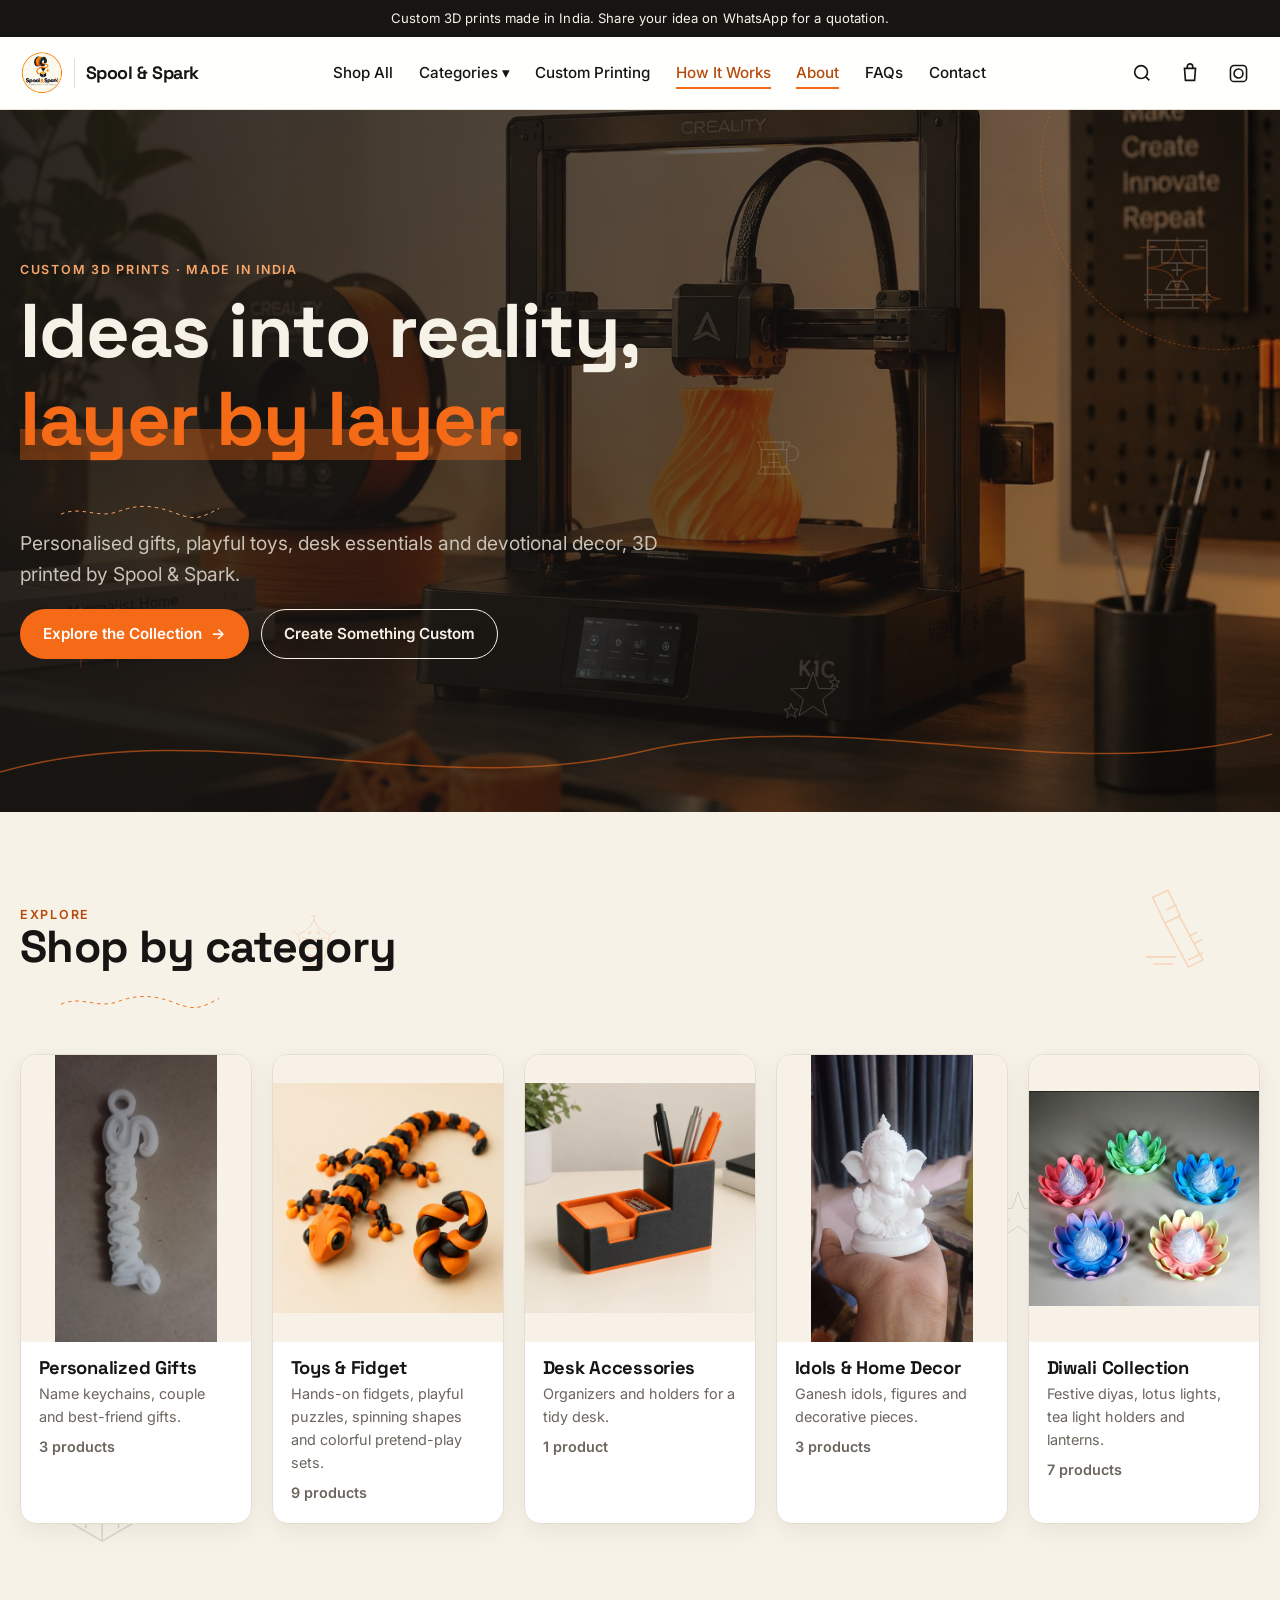
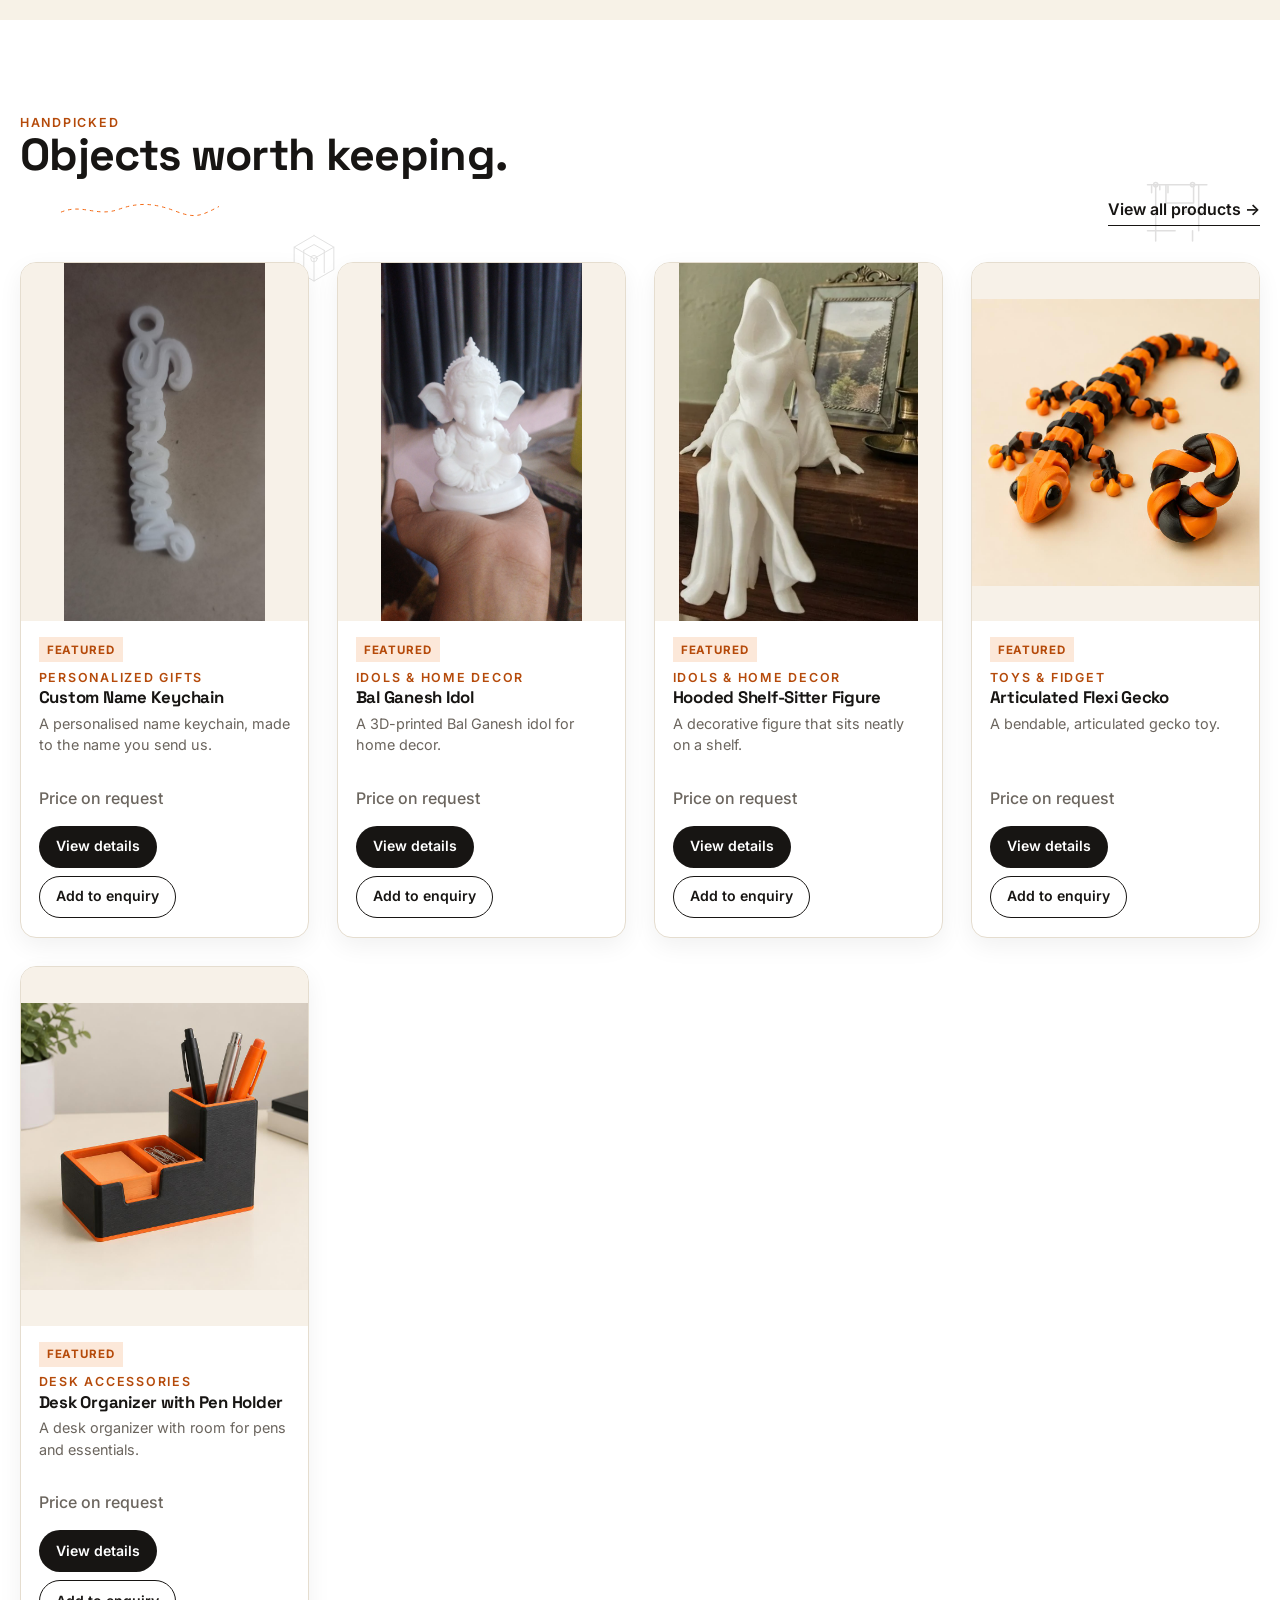
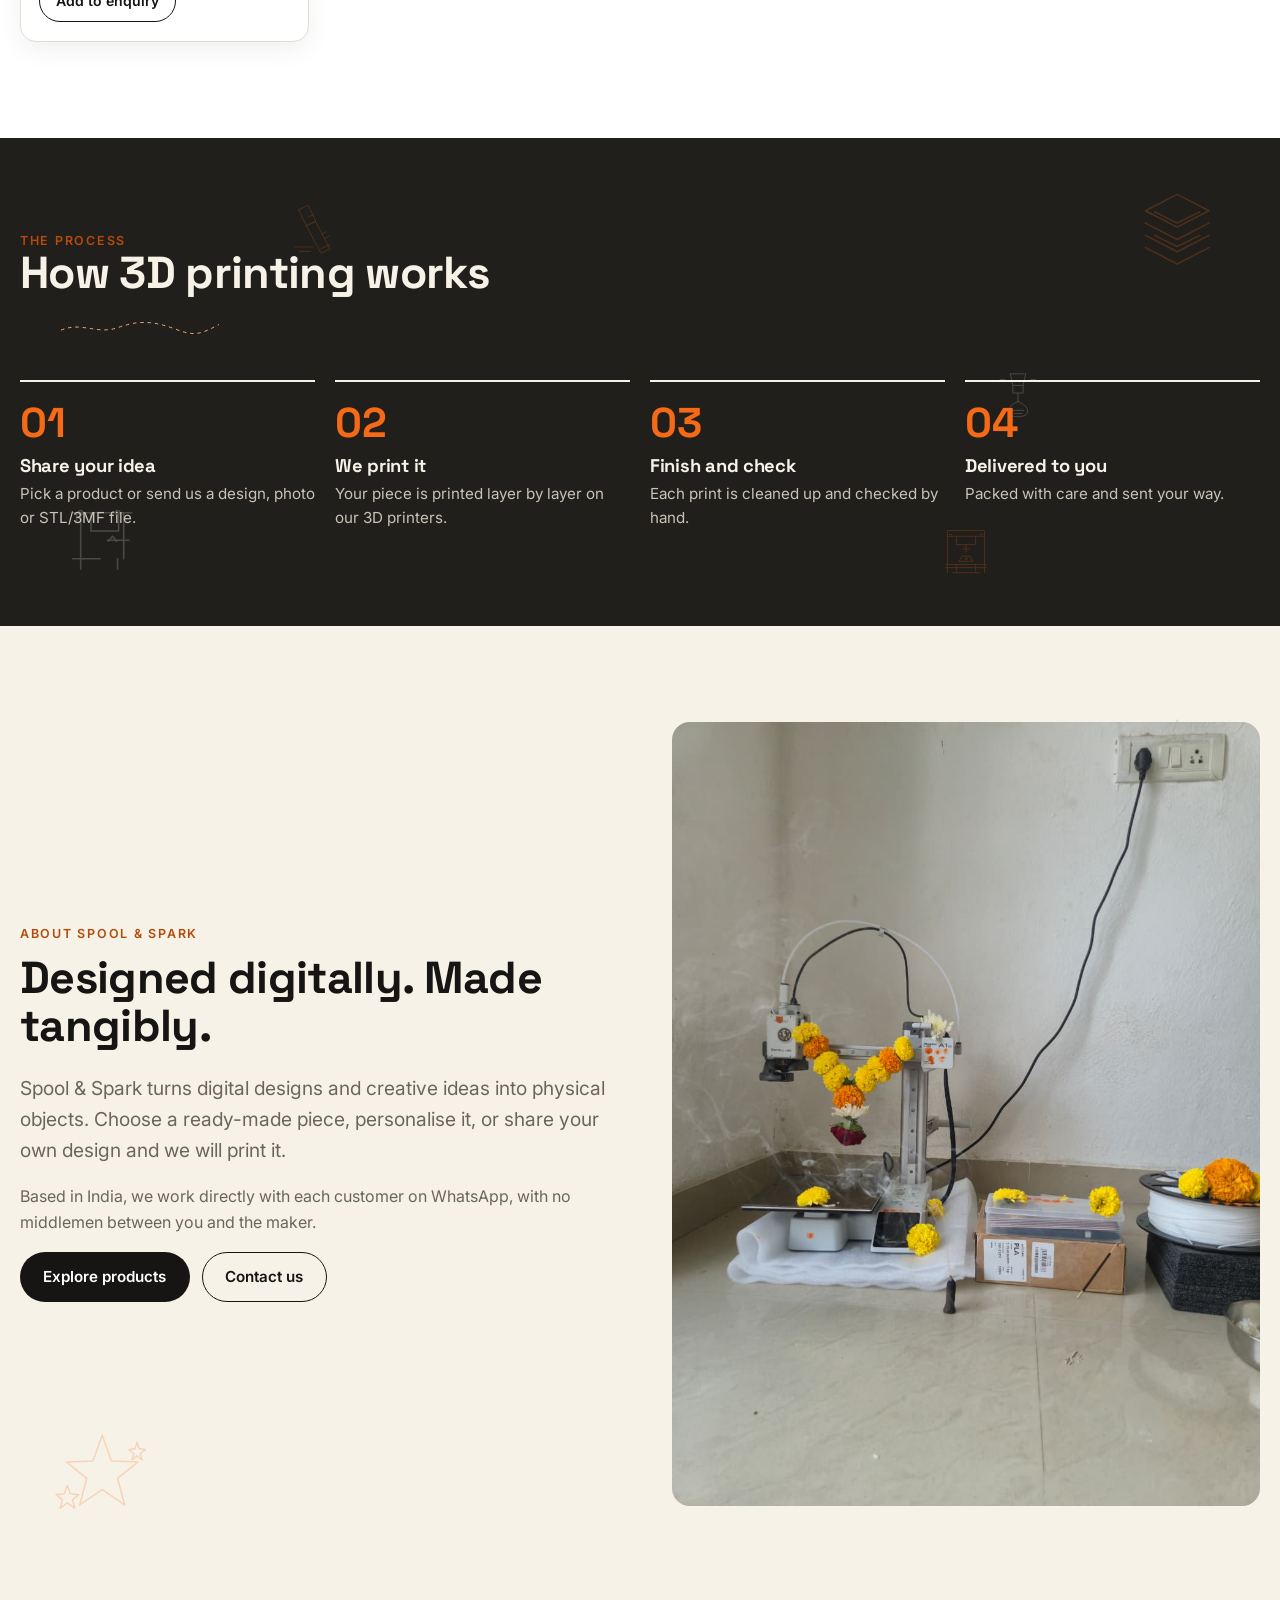
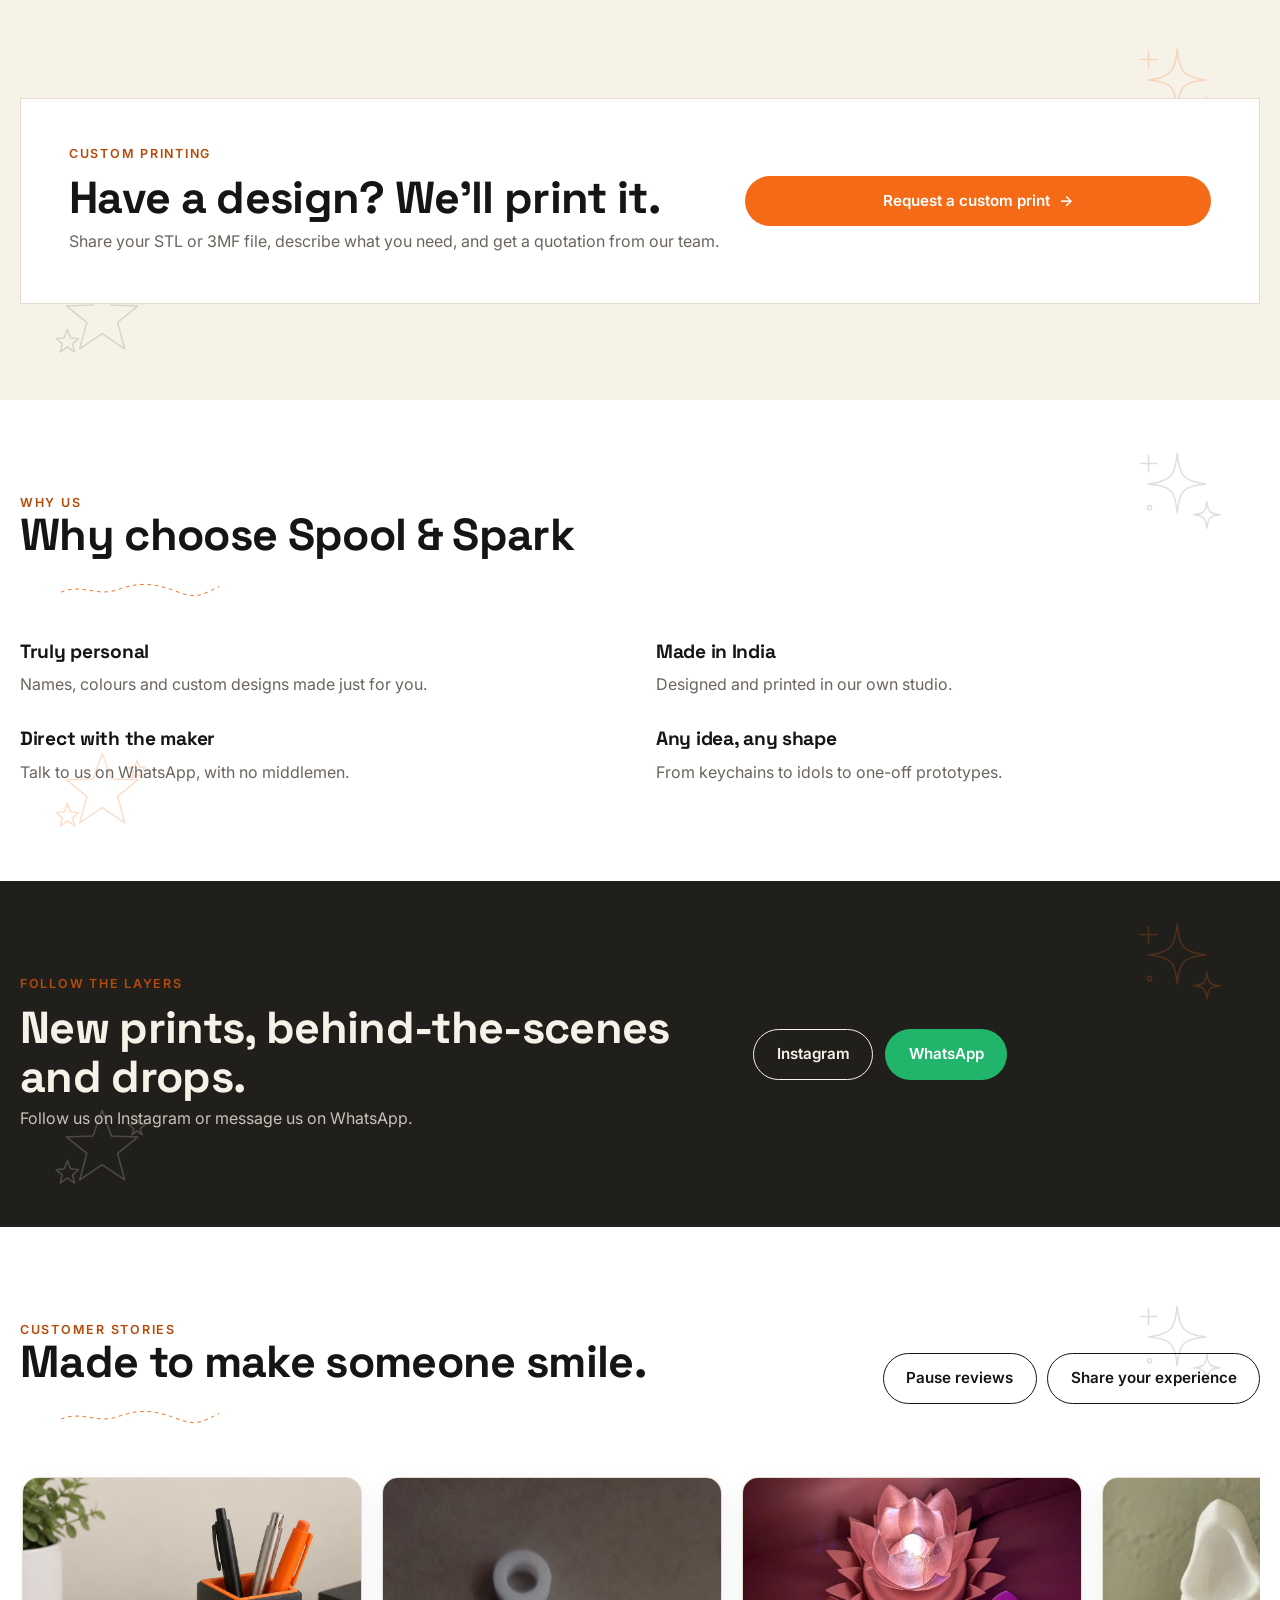
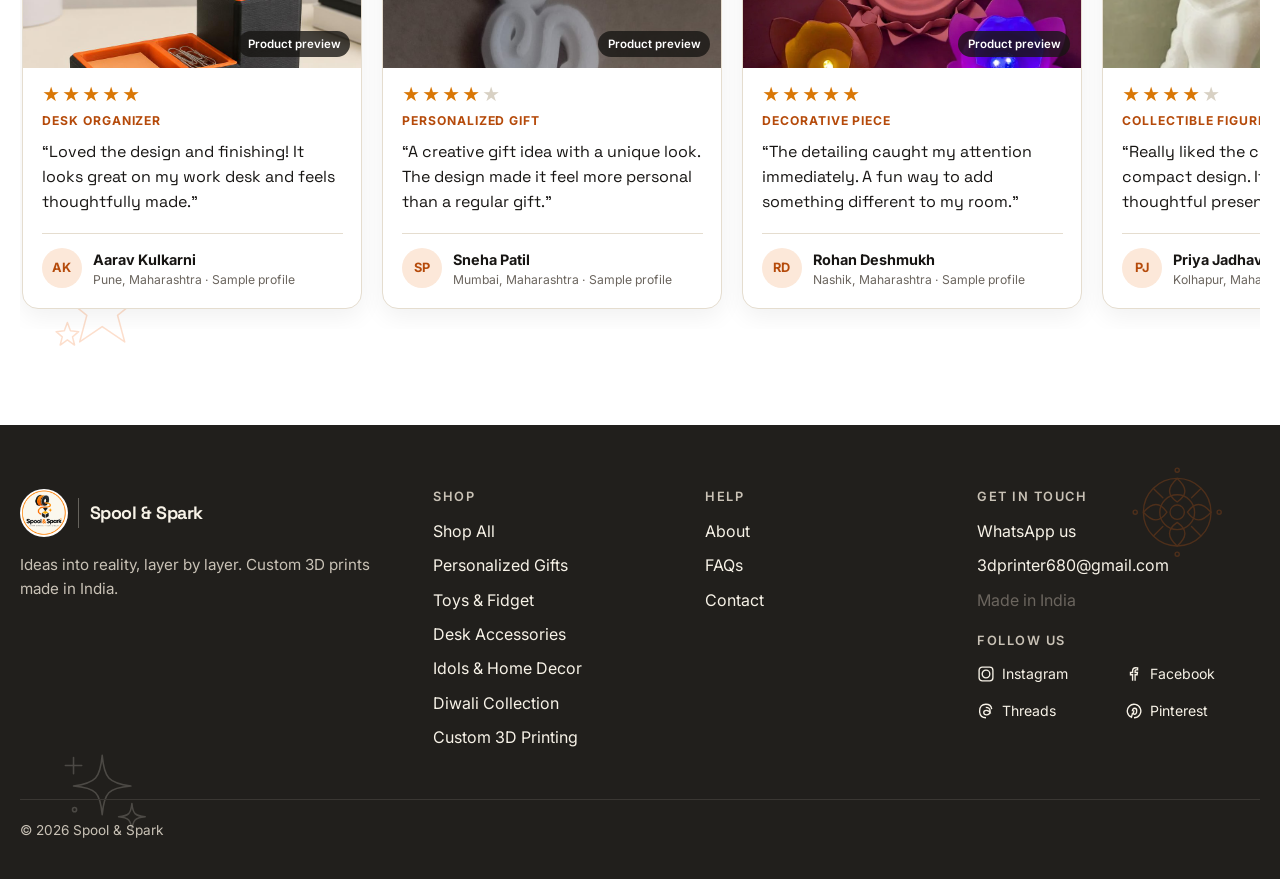
<file: index.html>
<!doctype html>
<html lang="en">
<head>
  <meta charset="utf-8">
  <meta name="viewport" content="width=device-width, initial-scale=1">
  <title>Ideas into reality, layer by layer · Spool &amp; Spark</title>
  <meta name="description" content="Shop 3D-printed personalised gifts, fidget toys, desk accessories and idols, or request a custom 3D print. Made in India.">
  <meta property="og:title" content="Ideas into reality, layer by layer · Spool &amp; Spark">
  <meta property="og:description" content="Shop 3D-printed personalised gifts, fidget toys, desk accessories and idols, or request a custom 3D print. Made in India.">
  <meta property="og:type" content="website">
  <link rel="preconnect" href="https://fonts.googleapis.com">
  <link rel="preconnect" href="https://fonts.gstatic.com" crossorigin>
  <link rel="stylesheet" href="https://fonts.googleapis.com/css2?family=Inter:wght@400;500;600;700&family=Space+Grotesk:wght@500;600;700&display=swap">
  <link rel="stylesheet" href="css/styles.css">
</head>
<body data-page="home">
<a class="skip-link" href="#main">Skip to content</a>
<div id="site-header"></div>
<main id="main"> 
  <section class="hero hero--video" aria-labelledby="hero-title">
    <video class="hero-video" autoplay muted loop playsinline preload="metadata" poster="assets/images/hero.jpg" aria-hidden="true" tabindex="-1">
      <source src="assets/images/hero_vedio_bg.mp4" type="video/mp4">
    </video>
    <svg class="filament" viewBox="0 0 1200 120" preserveAspectRatio="none" aria-hidden="true" focusable="false">
      <path d="M0 80 C 200 20, 400 110, 600 60 S 1000 100, 1200 40"/>
    </svg>
    <div class="hero-orbit" aria-hidden="true"></div>
    <div class="container hero-grid">
      <div class="hero-copy">
        <p class="eyebrow" style="color:#F9A66B">Custom 3D prints · Made in India</p>
        <h1 id="hero-title">
          <span class="line"><span>Ideas into reality,</span></span>
          <span class="line"><span><span class="hl em">layer by layer.</span></span></span>
        </h1>
        <p class="lead">Personalised gifts, playful toys, desk essentials and devotional decor, 3D printed by Spool &amp; Spark.</p>
        <div class="btn-row">
          <a class="btn btn--primary" href="shop.html">Explore the Collection <span class="arrow" aria-hidden="true">→</span></a>
          <a class="btn btn--ghost" href="custom-printing.html">Create Something Custom</a>
        </div>
      </div>
    </div>
  </section>

  <section class="section" aria-labelledby="cat-title">
    <div class="container">
      <div class="section-head">
        <div><p class="eyebrow">Explore</p><h2 id="cat-title">Shop by category</h2></div>
      </div>
      <div class="cat-grid" id="category-grid"></div>
    </div>
  </section>

  <section class="section section--white" aria-labelledby="featured-title">
    <div class="container">
      <div class="section-head">
        <div><p class="eyebrow">Handpicked</p><h2 id="featured-title">Objects worth keeping.</h2></div>
        <a class="link-arrow" href="shop.html">View all products →</a>
      </div>
      <div class="product-grid" id="featured-grid"></div>
    </div>
  </section>

  <section class="section section--dark" id="how-it-works" aria-labelledby="how-title">
    <div class="container">
      <div class="section-head">
        <div><p class="eyebrow">The process</p><h2 id="how-title">How 3D printing works</h2></div>
      </div>
      <ol class="steps">
        <li class="step" data-reveal><span class="step-num" aria-hidden="true">01</span><h3>Share your idea</h3><p>Pick a product or send us a design, photo or STL/3MF file.</p></li>
        <li class="step" data-reveal><span class="step-num" aria-hidden="true">02</span><h3>We print it</h3><p>Your piece is printed layer by layer on our 3D printers.</p></li>
        <li class="step" data-reveal><span class="step-num" aria-hidden="true">03</span><h3>Finish and check</h3><p>Each print is cleaned up and checked by hand.</p></li>
        <li class="step" data-reveal><span class="step-num" aria-hidden="true">04</span><h3>Delivered to you</h3><p>Packed with care and sent your way.</p></li>
      </ol>
    </div>
  </section>

  <section class="section" id="about" aria-labelledby="about-title">
    <div class="container split">
      <div>
        <p class="eyebrow">About Spool &amp; Spark</p>
        <h2 id="about-title">Designed digitally. Made tangibly.</h2>
        <p class="lead">Spool &amp; Spark turns digital designs and creative ideas into physical objects. Choose a ready-made piece, personalise it, or share your own design and we will print it.</p>
        <p class="muted">Based in India, we work directly with each customer on WhatsApp, with no middlemen between you and the maker.</p>
        <div class="btn-row"><a class="btn btn--dark" href="shop.html">Explore products</a><a class="btn btn--ghost" href="contact.html">Contact us</a></div>
      </div>
      <div class="photo" data-fallback-parent><img src="assets/images/printer.jpeg" alt="A 3D printer decorated with marigold flowers in the Spool &amp; Spark studio" loading="lazy" width="960" height="1280"></div>
    </div>
  </section>

  <section class="section" aria-labelledby="custom-cta-title">
    <div class="container">
      <div class="cta-band" style="background:var(--color-surface);border:1px solid var(--color-border);padding:clamp(1.5rem,4vw,3rem)">
        <div>
          <p class="eyebrow">Custom printing</p>
          <h2 id="custom-cta-title" style="margin-bottom:.4rem">Have a design? We'll print it.</h2>
          <p class="muted" style="margin:0">Share your STL or 3MF file, describe what you need, and get a quotation from our team.</p>
        </div>
        <div><a class="btn btn--primary btn--block" href="custom-printing.html">Request a custom print <span class="arrow" aria-hidden="true">→</span></a></div>
      </div>
    </div>
  </section>

  <section class="section section--white" aria-labelledby="why-title">
    <div class="container">
      <div class="section-head"><div><p class="eyebrow">Why us</p><h2 id="why-title">Why choose Spool &amp; Spark</h2></div></div>
      <div class="why-grid">
        <div class="why-item" data-reveal><h3>Truly personal</h3><p>Names, colours and custom designs made just for you.</p></div>
        <div class="why-item" data-reveal><h3>Made in India</h3><p>Designed and printed in our own studio.</p></div>
        <div class="why-item" data-reveal><h3>Direct with the maker</h3><p>Talk to us on WhatsApp, with no middlemen.</p></div>
        <div class="why-item" data-reveal><h3>Any idea, any shape</h3><p>From keychains to idols to one-off prototypes.</p></div>
      </div>
    </div>
  </section>

  <section class="section section--dark" aria-labelledby="follow-title">
    <div class="container cta-band">
      <div>
        <p class="eyebrow">Follow the layers</p>
        <h2 id="follow-title" style="margin-bottom:.3rem">New prints, behind-the-scenes and drops.</h2>
        <p class="muted" style="margin:0">Follow us on Instagram or message us on WhatsApp.</p>
      </div>
      <div class="btn-row"><a class="btn btn--ghost" href="https://instagram.com/spoolandspark" target="_blank" rel="noopener">Instagram</a><a class="btn btn--whatsapp" href="#" data-wa-link data-wa-text="Hi Spool &amp; Spark!">WhatsApp</a></div>
    </div>
  </section>

  <section class="section section--white reviews-section" aria-labelledby="reviews-title">
    <div class="container">
      <div class="section-head reviews-heading">
        <div><p class="eyebrow">Customer stories</p><h2 id="reviews-title">Made to make someone smile.</h2></div>
        <div class="reviews-controls">
          <button class="btn btn--ghost reviews-toggle" type="button" aria-pressed="false">Pause reviews</button>
          <a class="btn btn--ghost" href="#" data-wa-link data-wa-text="Hi Spool &amp; Spark! I'd like to share feedback about my order.">Share your experience</a>
        </div>
      </div>
      <div class="reviews-grid" role="region" aria-label="Sample customer review carousel">
        <article class="review-card">
          <div class="review-photo"><img src="assets/images/desk.jpg" alt="Product preview: black and orange 3D-printed desk organizer" width="1024" height="1024" loading="lazy"><span>Product preview</span></div>
          <div class="review-card-body">
            <p class="review-rating"><span aria-hidden="true">★★★★★</span><span class="sr-only">Sample rating: 5 out of 5 stars</span></p>
            <p class="review-product">Desk Organizer</p>
            <blockquote>“Loved the design and finishing! It looks great on my work desk and feels thoughtfully made.”</blockquote>
            <div class="review-author"><span class="review-avatar" aria-hidden="true">AK</span><div><strong>Aarav Kulkarni</strong><span>Pune, Maharashtra · Sample profile</span></div></div>
          </div>
        </article>
        <article class="review-card">
          <div class="review-photo"><img src="assets/images/keychain.jpeg" alt="Product preview: colorful personalized 3D-printed name keychain" width="899" height="1599" loading="lazy"><span>Product preview</span></div>
          <div class="review-card-body">
            <p class="review-rating"><span aria-hidden="true">★★★★<span class="star-empty">★</span></span><span class="sr-only">Sample rating: 4 out of 5 stars</span></p>
            <p class="review-product">Personalized Gift</p>
            <blockquote>“A creative gift idea with a unique look. The design made it feel more personal than a regular gift.”</blockquote>
            <div class="review-author"><span class="review-avatar" aria-hidden="true">SP</span><div><strong>Sneha Patil</strong><span>Mumbai, Maharashtra · Sample profile</span></div></div>
          </div>
        </article>
        <article class="review-card">
          <div class="review-photo"><img src="assets/images/Levitating lotus.jpeg" alt="Product preview: colorful lotus-shaped decorative lights" width="1000" height="753" loading="lazy"><span>Product preview</span></div>
          <div class="review-card-body">
            <p class="review-rating"><span aria-hidden="true">★★★★★</span><span class="sr-only">Sample rating: 5 out of 5 stars</span></p>
            <p class="review-product">Decorative Piece</p>
            <blockquote>“The detailing caught my attention immediately. A fun way to add something different to my room.”</blockquote>
            <div class="review-author"><span class="review-avatar" aria-hidden="true">RD</span><div><strong>Rohan Deshmukh</strong><span>Nashik, Maharashtra · Sample profile</span></div></div>
          </div>
        </article>
        <article class="review-card">
          <div class="review-photo"><img src="assets/images/hooded-figure.png" alt="Product preview: 3D-printed hooded shelf-sitter figure" width="445" height="666" loading="lazy"><span>Product preview</span></div>
          <div class="review-card-body">
            <p class="review-rating"><span aria-hidden="true">★★★★<span class="star-empty">★</span></span><span class="sr-only">Sample rating: 4 out of 5 stars</span></p>
            <p class="review-product">Collectible Figure</p>
            <blockquote>“Really liked the creative concept and compact design. It would also make a thoughtful present.”</blockquote>
            <div class="review-author"><span class="review-avatar" aria-hidden="true">PJ</span><div><strong>Priya Jadhav</strong><span>Kolhapur, Maharashtra · Sample profile</span></div></div>
          </div>
        </article>
        <article class="review-card">
          <div class="review-photo"><img src="assets/images/hero.jpg" alt="Product preview: bright orange 3D-printed object being made on a printer" width="1600" height="1104" loading="lazy"><span>Product preview</span></div>
          <div class="review-card-body">
            <p class="review-rating"><span aria-hidden="true">★★★★★</span><span class="sr-only">Sample rating: 5 out of 5 stars</span></p>
            <p class="review-product">Custom 3D Print</p>
            <blockquote>“The customization concept is what stands out. Turning a digital idea into a physical object is exciting.”</blockquote>
            <div class="review-author"><span class="review-avatar" aria-hidden="true">AS</span><div><strong>Aditya Shinde</strong><span>Chhatrapati Sambhajinagar · Sample profile</span></div></div>
          </div>
        </article>
        <article class="review-card">
          <div class="review-photo"><img src="assets/images/Bao buns.jpeg" alt="Product preview: colorful bao bun character fidget toy" width="1046" height="1389" loading="lazy"><span>Product preview</span></div>
          <div class="review-card-body">
            <p class="review-rating"><span aria-hidden="true">★★★★★</span><span class="sr-only">Sample rating: 5 out of 5 stars</span></p>
            <p class="review-product">Twisty Bao Bun Fidget</p>
            <blockquote>“Such a cheerful little desk companion. The playful shape and twisty details make it fun to pick up.”</blockquote>
            <div class="review-author"><span class="review-avatar" aria-hidden="true">MJ</span><div><strong>Meera Joshi</strong><span>Jaipur, Rajasthan · Sample profile</span></div></div>
          </div>
        </article>
      </div>
    </div>
  </section>
</main>
<div id="site-footer"></div>
<script src="js/data.js"></script>
<script src="js/app.js"></script>
</body>
</html>
</file>
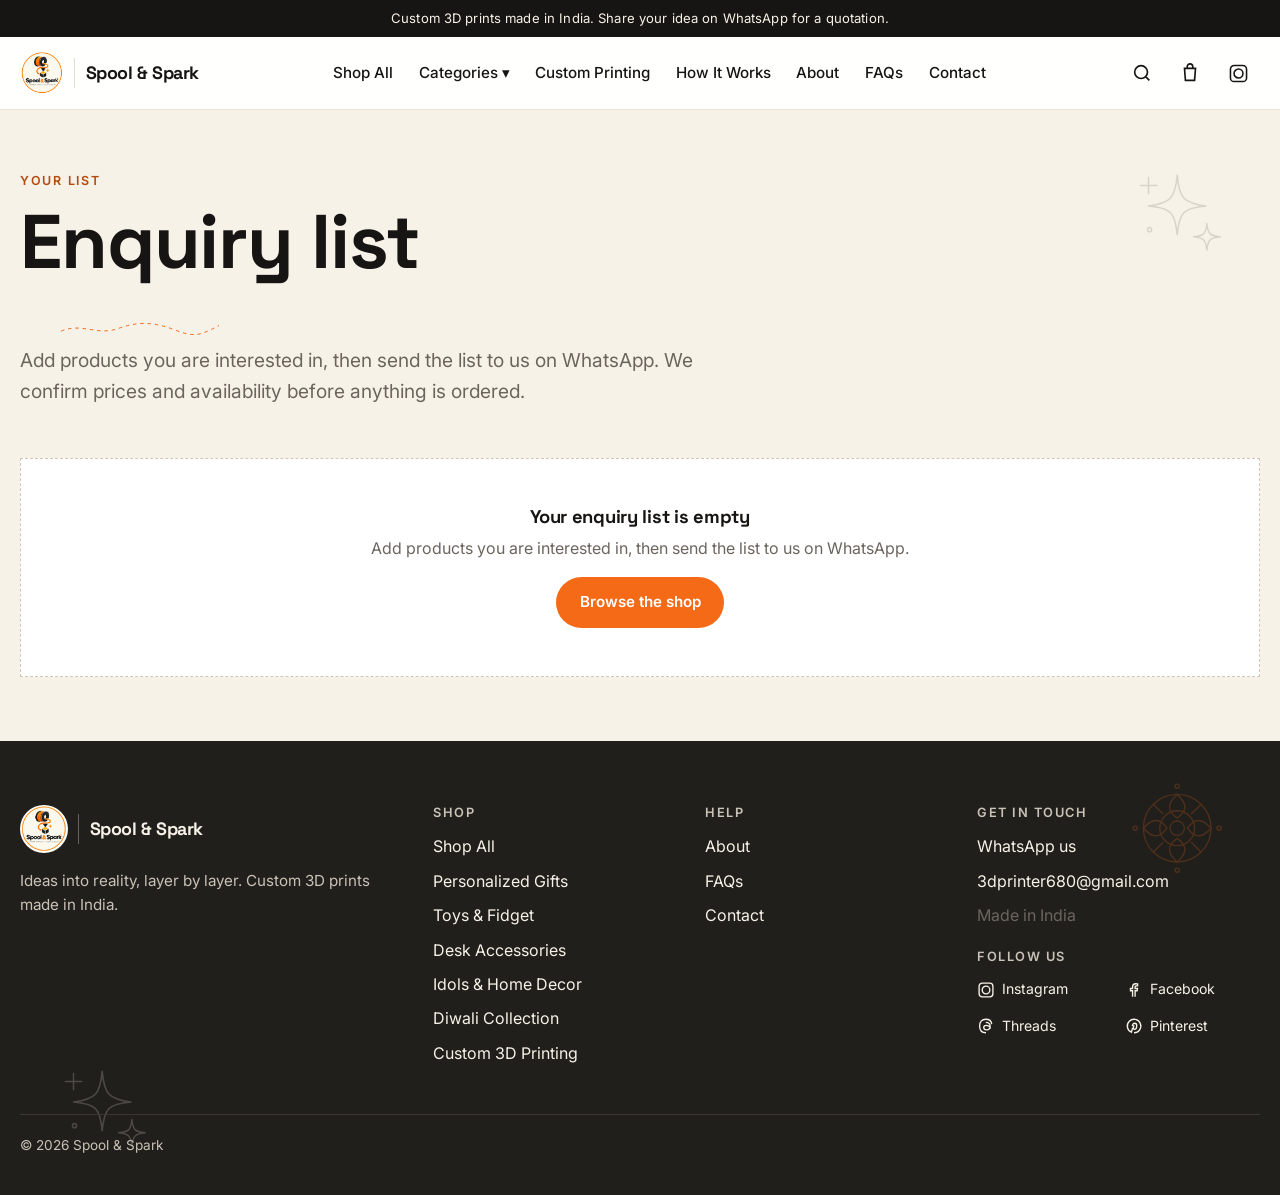
<file: cart.html>
<!doctype html>
<html lang="en">
<head>
  <meta charset="utf-8">
  <meta name="viewport" content="width=device-width, initial-scale=1">
  <title>Enquiry list · Spool &amp; Spark</title>
  <meta name="description" content="Review the products you are interested in and send the list to Spool &amp; Spark on WhatsApp.">
  <meta property="og:title" content="Enquiry list · Spool &amp; Spark">
  <meta property="og:description" content="Review the products you are interested in and send the list to Spool &amp; Spark on WhatsApp.">
  <meta property="og:type" content="website">
  <link rel="preconnect" href="https://fonts.googleapis.com">
  <link rel="preconnect" href="https://fonts.gstatic.com" crossorigin>
  <link rel="stylesheet" href="https://fonts.googleapis.com/css2?family=Inter:wght@400;500;600;700&family=Space+Grotesk:wght@500;600;700&display=swap">
  <link rel="stylesheet" href="css/styles.css">
</head>
<body data-page="cart">
<a class="skip-link" href="#main">Skip to content</a>
<div id="site-header"></div>
<main id="main">
  <header class="page-head">
    <div class="container">
      <p class="eyebrow">Your list</p>
      <h1>Enquiry list</h1>
      <p class="lead">Add products you are interested in, then send the list to us on WhatsApp. We confirm prices and availability before anything is ordered.</p>
    </div>
  </header>
  <section class="container" style="padding-bottom:4rem" id="cart-root"></section>
</main>
<div id="site-footer"></div>
<script src="js/data.js"></script>
<script src="js/app.js"></script>
</body>
</html>
</file>
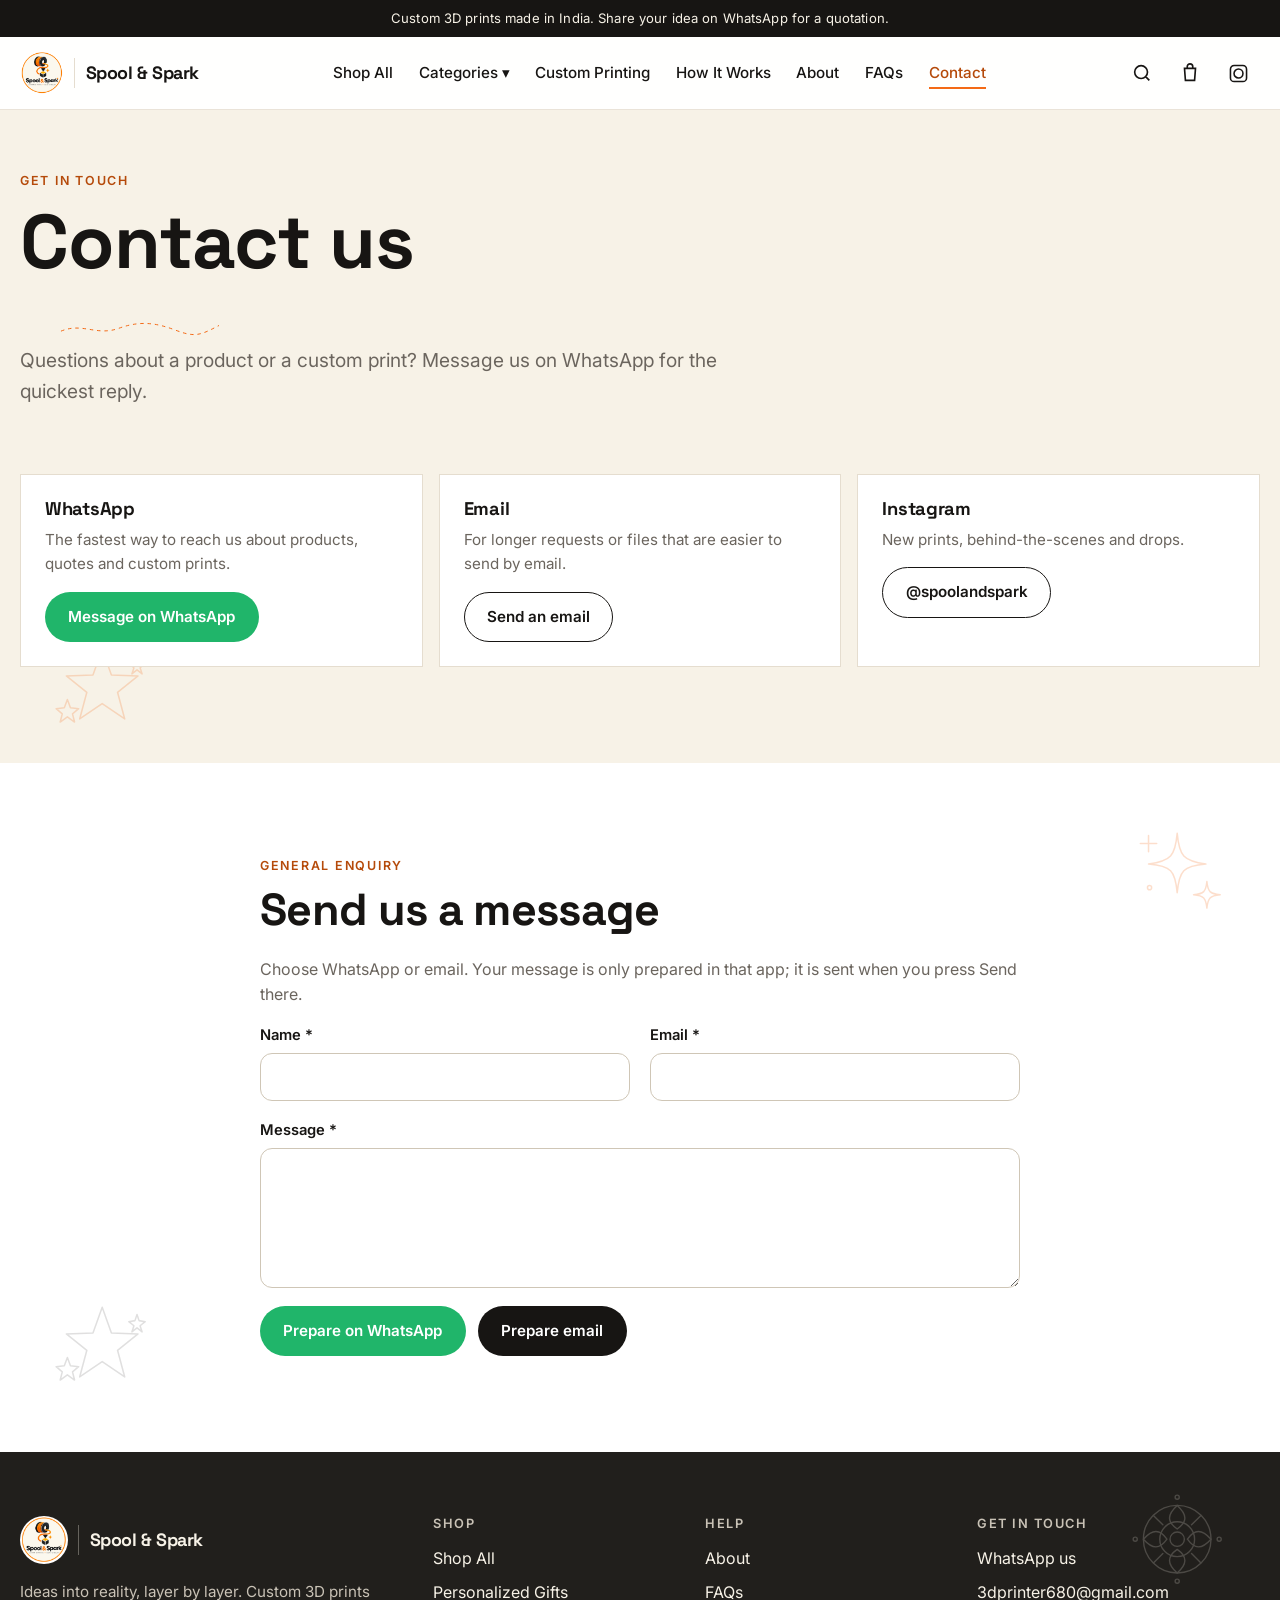
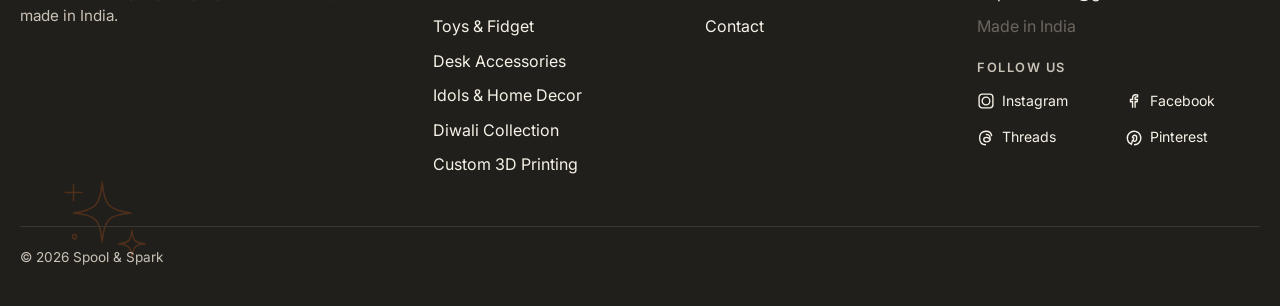
<file: contact.html>
<!doctype html>
<html lang="en">
<head>
  <meta charset="utf-8">
  <meta name="viewport" content="width=device-width, initial-scale=1">
  <title>Contact · Spool &amp; Spark</title>
  <meta name="description" content="Contact Spool &amp; Spark on WhatsApp or email, or send a general enquiry.">
  <meta property="og:title" content="Contact · Spool &amp; Spark">
  <meta property="og:description" content="Contact Spool &amp; Spark on WhatsApp or email, or send a general enquiry.">
  <meta property="og:type" content="website">
  <link rel="preconnect" href="https://fonts.googleapis.com">
  <link rel="preconnect" href="https://fonts.gstatic.com" crossorigin>
  <link rel="stylesheet" href="https://fonts.googleapis.com/css2?family=Inter:wght@400;500;600;700&family=Space+Grotesk:wght@500;600;700&display=swap">
  <link rel="stylesheet" href="css/styles.css">
</head>
<body data-page="contact">
<a class="skip-link" href="#main">Skip to content</a>
<div id="site-header"></div>
<main id="main">
  <header class="page-head">
    <div class="container">
      <p class="eyebrow">Get in touch</p>
      <h1>Contact us</h1>
      <p class="lead">Questions about a product or a custom print? Message us on WhatsApp for the quickest reply.</p>
    </div>
  </header>
  <section class="section" style="padding-top:1rem">
    <div class="container">
      <div class="contact-cards">
        <div class="contact-card"><h2>WhatsApp</h2><p>The fastest way to reach us about products, quotes and custom prints.</p><a class="btn btn--whatsapp" href="#" data-wa-link data-wa-text="Hi Spool &amp; Spark!">Message on WhatsApp</a></div>
        <div class="contact-card"><h2>Email</h2><p>For longer requests or files that are easier to send by email.</p><a class="btn btn--ghost" href="#" data-mail-link>Send an email</a></div>
        <div class="contact-card"><h2>Instagram</h2><p>New prints, behind-the-scenes and drops.</p><a class="btn btn--ghost" href="https://instagram.com/spoolandspark" target="_blank" rel="noopener">@spoolandspark</a></div>
      </div>
    </div>
  </section>
  <section class="section section--white" aria-labelledby="gen-title">
    <div class="container narrow">
      <p class="eyebrow">General enquiry</p>
      <h2 id="gen-title">Send us a message</h2>
      <p class="muted">Choose WhatsApp or email. Your message is only prepared in that app; it is sent when you press Send there.</p>
      <div class="error-summary" data-summary tabindex="-1" role="alert" hidden></div>
      <form id="contact-form" novalidate>
        <div class="form-grid">
          <div class="field"><label for="name">Name <span aria-hidden="true">*</span></label><input id="name" name="name" autocomplete="name" required aria-describedby="name-error"><p class="field-error" id="name-error" hidden></p></div>
          <div class="field"><label for="email">Email <span aria-hidden="true">*</span></label><input id="email" name="email" type="email" autocomplete="email" required aria-describedby="email-error"><p class="field-error" id="email-error" hidden></p></div>
          <div class="field span-2"><label for="message">Message <span aria-hidden="true">*</span></label><textarea id="message" name="message" required aria-describedby="message-error"></textarea><p class="field-error" id="message-error" hidden></p></div>
        </div>
        <div class="btn-row">
          <button class="btn btn--whatsapp" type="submit" data-channel="whatsapp">Prepare on WhatsApp</button>
          <button class="btn btn--dark" type="submit" data-channel="email">Prepare email</button>
        </div>
        <div class="status" id="contact-status" role="status" hidden></div>
      </form>
    </div>
  </section>
</main>
<div id="site-footer"></div>
<script src="js/data.js"></script>
<script src="js/app.js"></script>
</body>
</html>
</file>
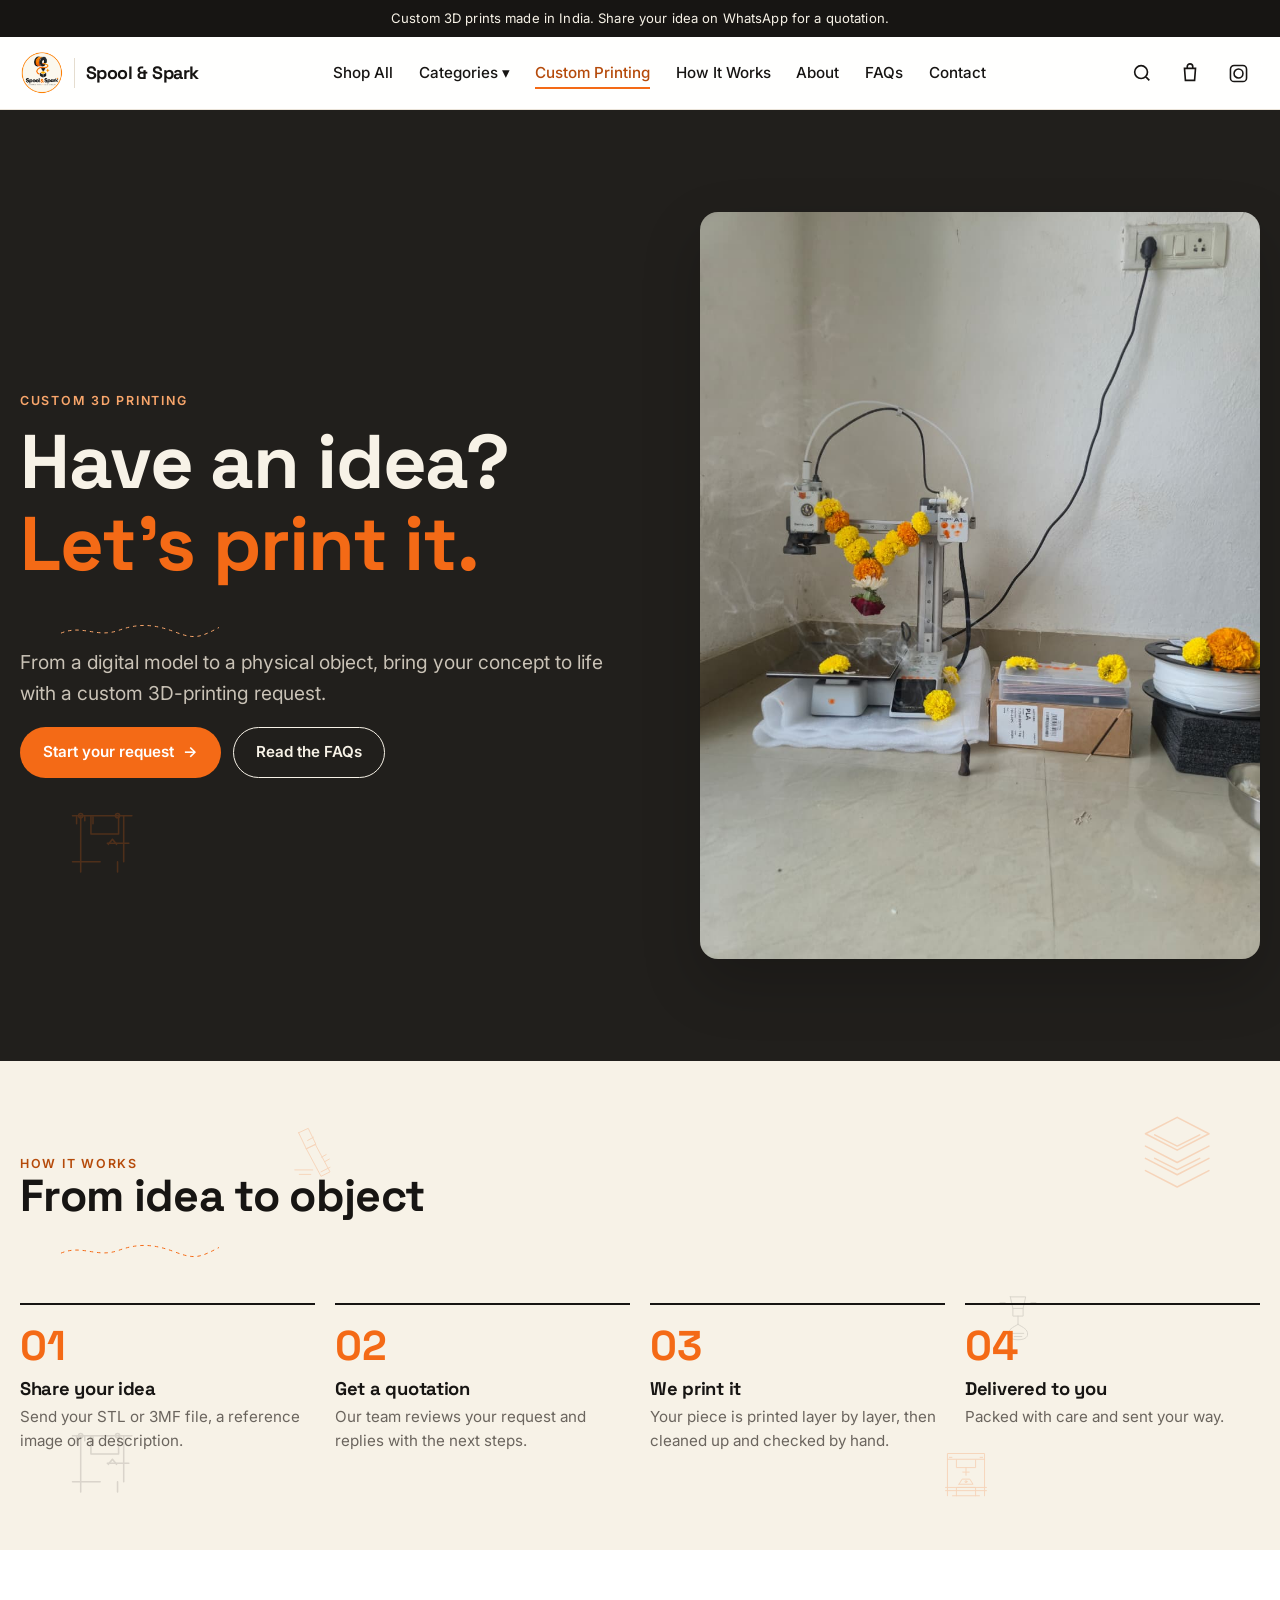
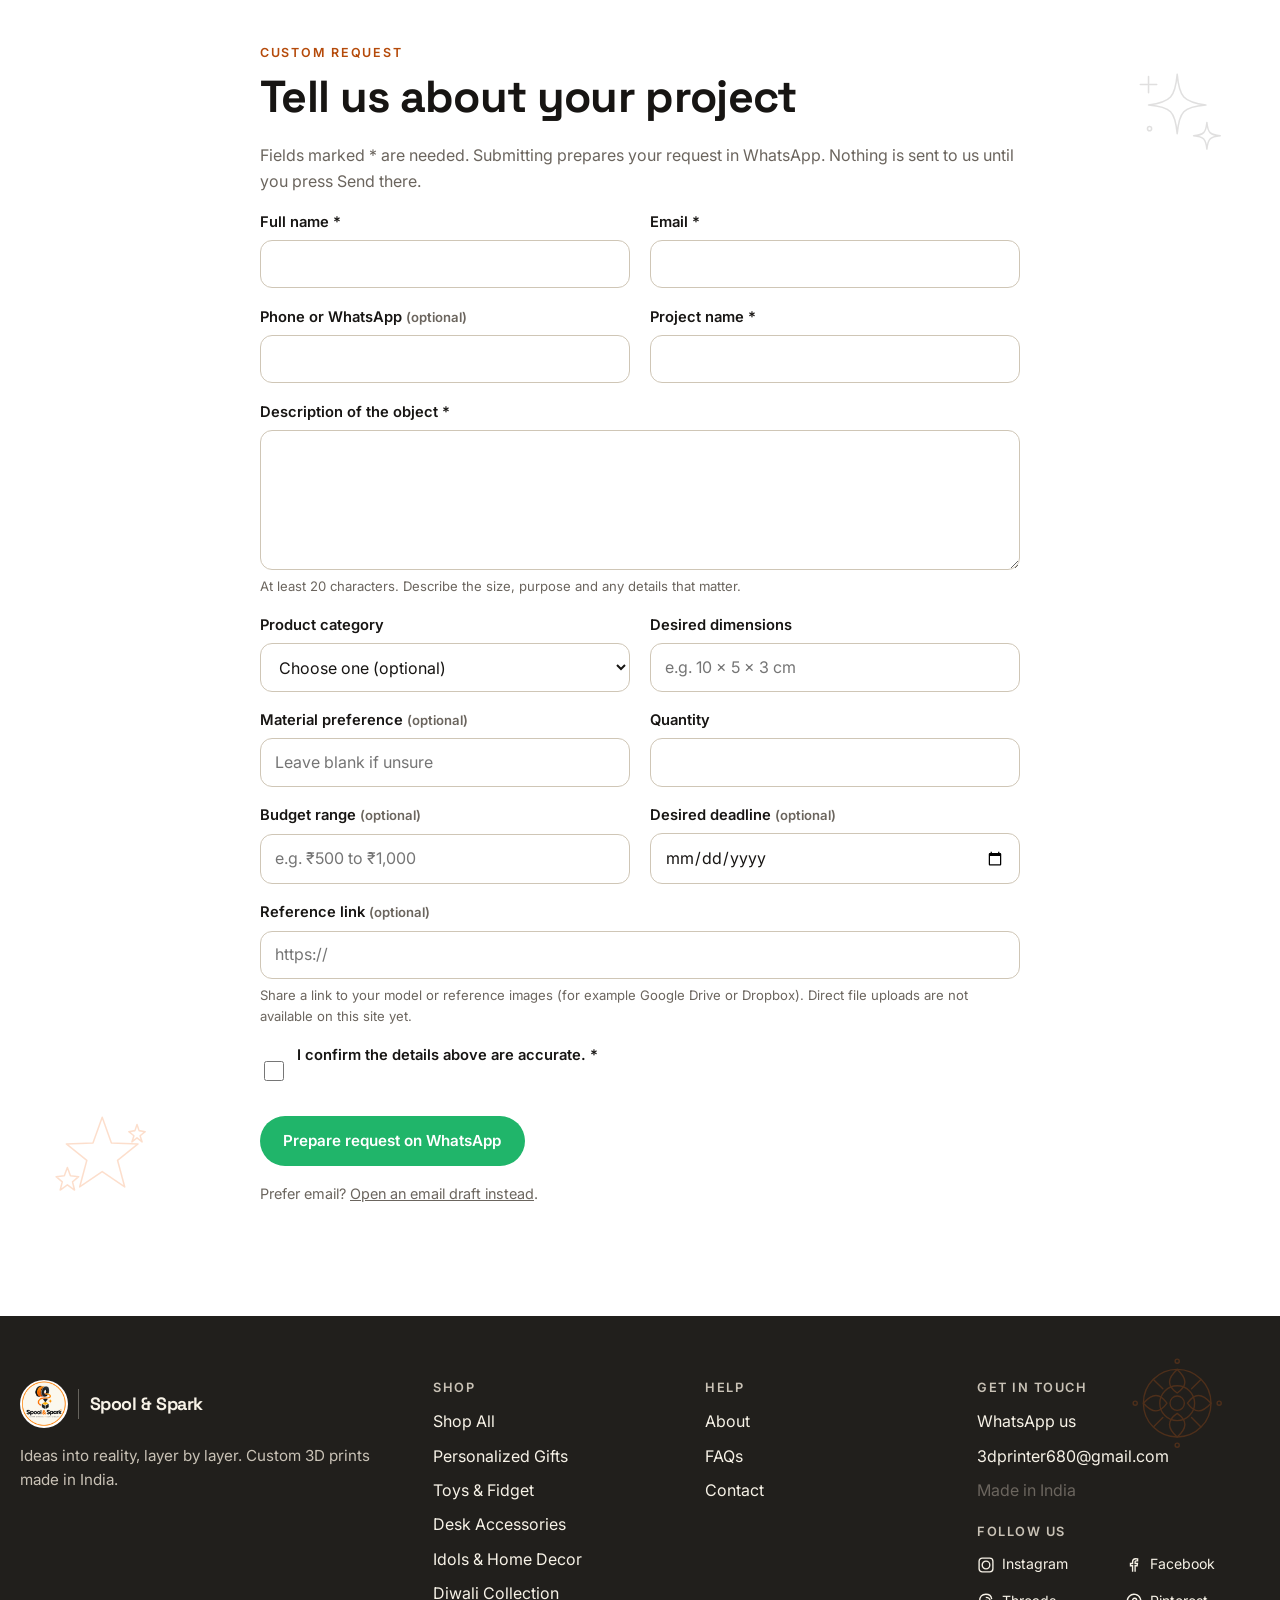
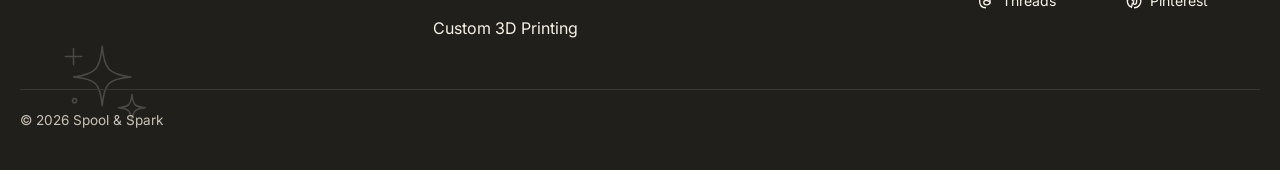
<file: custom-printing.html>
<!doctype html>
<html lang="en">
<head>
  <meta charset="utf-8">
  <meta name="viewport" content="width=device-width, initial-scale=1">
  <title>Custom 3D Printing · Spool &amp; Spark</title>
  <meta name="description" content="Send us your 3D model or idea. Spool &amp; Spark prints custom objects in India and quotes each request.">
  <meta property="og:title" content="Custom 3D Printing · Spool &amp; Spark">
  <meta property="og:description" content="Send us your 3D model or idea. Spool &amp; Spark prints custom objects in India and quotes each request.">
  <meta property="og:type" content="website">
  <link rel="preconnect" href="https://fonts.googleapis.com">
  <link rel="preconnect" href="https://fonts.gstatic.com" crossorigin>
  <link rel="stylesheet" href="https://fonts.googleapis.com/css2?family=Inter:wght@400;500;600;700&family=Space+Grotesk:wght@500;600;700&display=swap">
  <link rel="stylesheet" href="css/styles.css">
</head>
<body data-page="custom">
<a class="skip-link" href="#main">Skip to content</a>
<div id="site-header"></div>
<main id="main">
  <section class="hero">
    <div class="container hero-grid">
      <div class="hero-copy">
        <p class="eyebrow" style="color:#F9A66B">Custom 3D printing</p>
        <h1>Have an idea? <span class="em">Let's print it.</span></h1>
        <p class="lead">From a digital model to a physical object, bring your concept to life with a custom 3D-printing request.</p>
        <div class="btn-row"><a class="btn btn--primary" href="#request">Start your request <span class="arrow" aria-hidden="true">→</span></a><a class="btn btn--ghost" href="faq.html">Read the FAQs</a></div>
      </div>
      <div class="hero-media" data-fallback-parent><img src="assets/images/printer.jpeg" alt="A 3D printer decorated with marigold flowers in the studio" width="960" height="1280"></div>
    </div>
  </section>

  <section class="section" aria-labelledby="process-title">
    <div class="container">
      <div class="section-head"><div><p class="eyebrow">How it works</p><h2 id="process-title">From idea to object</h2></div></div>
      <ol class="steps">
        <li class="step"><span class="step-num" aria-hidden="true">01</span><h3>Share your idea</h3><p>Send your STL or 3MF file, a reference image or a description.</p></li>
        <li class="step"><span class="step-num" aria-hidden="true">02</span><h3>Get a quotation</h3><p>Our team reviews your request and replies with the next steps.</p></li>
        <li class="step"><span class="step-num" aria-hidden="true">03</span><h3>We print it</h3><p>Your piece is printed layer by layer, then cleaned up and checked by hand.</p></li>
        <li class="step"><span class="step-num" aria-hidden="true">04</span><h3>Delivered to you</h3><p>Packed with care and sent your way.</p></li>
      </ol>
    </div>
  </section>

  <section class="section section--white" id="request" aria-labelledby="form-title">
    <div class="container narrow">
      <p class="eyebrow">Custom request</p>
      <h2 id="form-title">Tell us about your project</h2>
      <p class="muted">Fields marked <span aria-hidden="true">*</span><span class="sr-only">required</span> are needed. Submitting prepares your request in WhatsApp. Nothing is sent to us until you press Send there.</p>

      <div class="error-summary" data-summary tabindex="-1" role="alert" hidden></div>

      <form id="custom-form" novalidate>
        <div class="form-grid">
          <div class="field"><label for="name">Full name <span aria-hidden="true">*</span></label><input id="name" name="name" autocomplete="name" required aria-describedby="name-error"><p class="field-error" id="name-error" hidden></p></div>
          <div class="field"><label for="email">Email <span aria-hidden="true">*</span></label><input id="email" name="email" type="email" autocomplete="email" required aria-describedby="email-error"><p class="field-error" id="email-error" hidden></p></div>
          <div class="field"><label for="phone">Phone or WhatsApp <span class="hint">(optional)</span></label><input id="phone" name="phone" type="tel" autocomplete="tel" aria-describedby="phone-error"><p class="field-error" id="phone-error" hidden></p></div>
          <div class="field"><label for="project">Project name <span aria-hidden="true">*</span></label><input id="project" name="project" required aria-describedby="project-error"><p class="field-error" id="project-error" hidden></p></div>
          <div class="field span-2"><label for="description">Description of the object <span aria-hidden="true">*</span></label><textarea id="description" name="description" required aria-describedby="description-error description-hint"></textarea><span class="hint" id="description-hint">At least 20 characters. Describe the size, purpose and any details that matter.</span><p class="field-error" id="description-error" hidden></p></div>
          <div class="field"><label for="category">Product category</label>
            <select id="category" name="category"><option value="">Choose one (optional)</option><option>Personalized gifts</option><option>Toys and fidget</option><option>Desk accessories</option><option>Idols and home decor</option><option>Something else</option></select></div>
          <div class="field"><label for="dimensions">Desired dimensions</label><input id="dimensions" name="dimensions" placeholder="e.g. 10 × 5 × 3 cm"></div>
          <div class="field"><label for="material">Material preference <span class="hint">(optional)</span></label><input id="material" name="material" placeholder="Leave blank if unsure"></div>
          <div class="field"><label for="quantity">Quantity</label><input id="quantity" name="quantity" type="number" min="1" step="1" inputmode="numeric" aria-describedby="quantity-error"><p class="field-error" id="quantity-error" hidden></p></div>
          <div class="field"><label for="budget">Budget range <span class="hint">(optional)</span></label><input id="budget" name="budget" placeholder="e.g. ₹500 to ₹1,000"></div>
          <div class="field"><label for="deadline">Desired deadline <span class="hint">(optional)</span></label><input id="deadline" name="deadline" type="date"></div>
          <div class="field span-2"><label for="reference">Reference link <span class="hint">(optional)</span></label><input id="reference" name="reference" type="url" placeholder="https://" aria-describedby="reference-hint reference-error"><span class="hint" id="reference-hint">Share a link to your model or reference images (for example Google Drive or Dropbox). Direct file uploads are not available on this site yet.</span><p class="field-error" id="reference-error" hidden></p></div>
          <div class="field span-2"><div class="check"><input id="confirm" name="confirm" type="checkbox" aria-describedby="confirm-error"><label for="confirm">I confirm the details above are accurate. <span aria-hidden="true">*</span></label></div><p class="field-error" id="confirm-error" hidden></p></div>
        </div>
        <div class="btn-row">
          <button class="btn btn--whatsapp" type="submit">Prepare request on WhatsApp</button>
        </div>
        <p class="notice" style="margin-top:1rem">Prefer email? <a id="custom-mail" href="#" hidden>Open an email draft instead</a>.</p>
        <div class="status" id="custom-status" role="status" hidden></div>
      </form>
    </div>
  </section>
</main>
<div id="site-footer"></div>
<script src="js/data.js"></script>
<script src="js/app.js"></script>
</body>
</html>
</file>
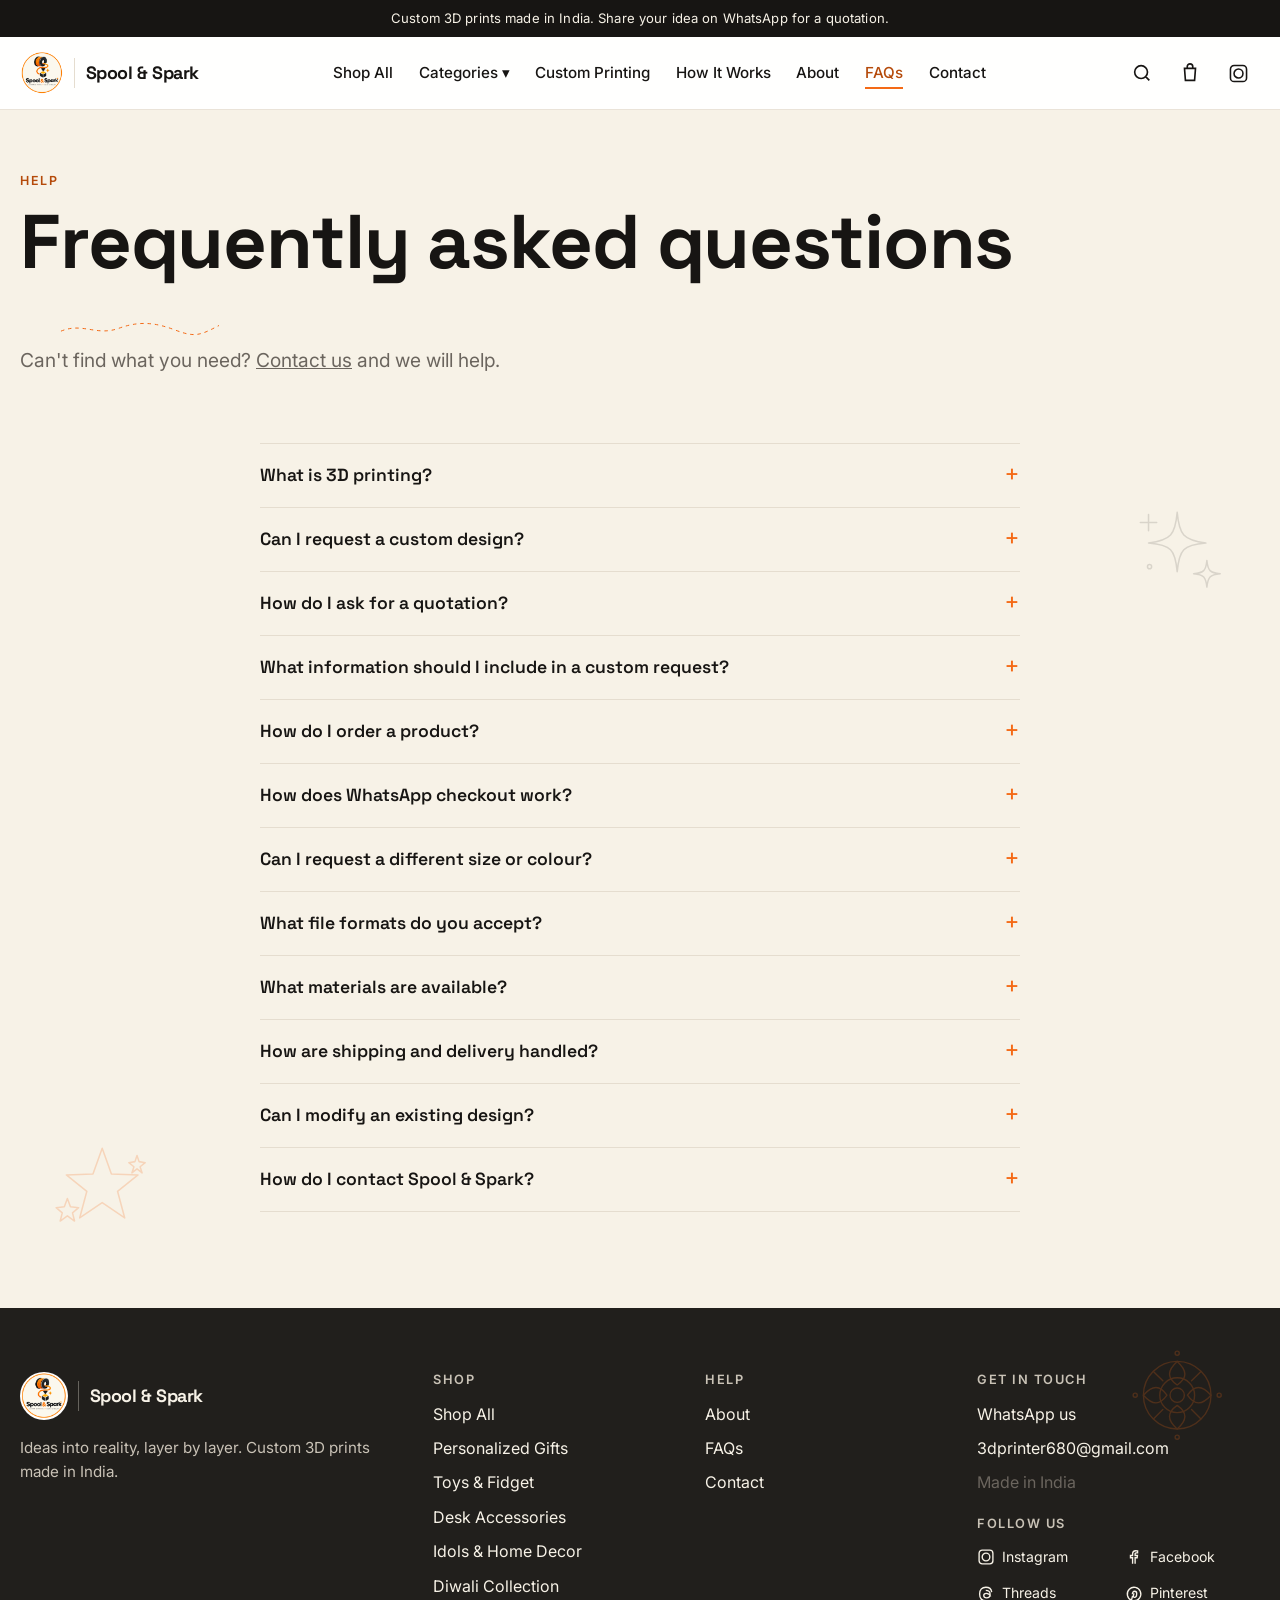
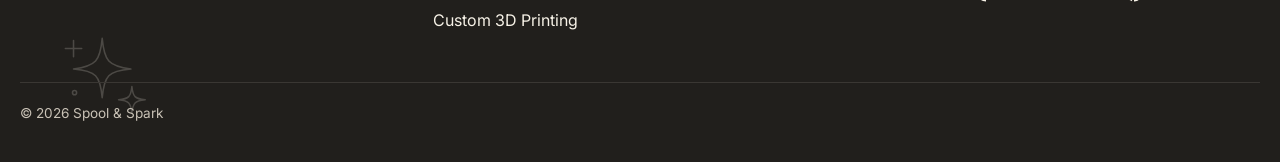
<file: faq.html>
<!doctype html>
<html lang="en">
<head>
  <meta charset="utf-8">
  <meta name="viewport" content="width=device-width, initial-scale=1">
  <title>FAQs · Spool &amp; Spark</title>
  <meta name="description" content="Answers about ordering, custom printing, WhatsApp enquiries and delivery from Spool &amp; Spark.">
  <meta property="og:title" content="FAQs · Spool &amp; Spark">
  <meta property="og:description" content="Answers about ordering, custom printing, WhatsApp enquiries and delivery from Spool &amp; Spark.">
  <meta property="og:type" content="website">
  <link rel="preconnect" href="https://fonts.googleapis.com">
  <link rel="preconnect" href="https://fonts.gstatic.com" crossorigin>
  <link rel="stylesheet" href="https://fonts.googleapis.com/css2?family=Inter:wght@400;500;600;700&family=Space+Grotesk:wght@500;600;700&display=swap">
  <link rel="stylesheet" href="css/styles.css">
</head>
<body data-page="faq">
<a class="skip-link" href="#main">Skip to content</a>
<div id="site-header"></div>
<main id="main">
  <header class="page-head">
    <div class="container">
      <p class="eyebrow">Help</p>
      <h1>Frequently asked questions</h1>
      <p class="lead">Can't find what you need? <a href="contact.html">Contact us</a> and we will help.</p>
    </div>
  </header>
  <section class="section" style="padding-top:1rem">
    <div class="container narrow faq-list">
      <details class="faq-item"><summary>What is 3D printing?</summary><div class="answer"><p>3D printing builds an object layer by layer from a digital model. It lets us make one-off or small-batch pieces from designs that would be hard to produce another way.</p></div></details>
      <details class="faq-item"><summary>Can I request a custom design?</summary><div class="answer"><p>Yes. Share your idea, a reference image or a model file, and our team will reply with next steps. Custom names, colours and designs are available on several products.</p></div></details>
      <details class="faq-item"><summary>How do I ask for a quotation?</summary><div class="answer"><p>Add products to your enquiry list and send it on WhatsApp, or use the custom printing form. We confirm prices before anything is ordered.</p></div></details>
      <details class="faq-item"><summary>What information should I include in a custom request?</summary><div class="answer"><p>Include your name, a contact email or WhatsApp number, a description of the object, the size you need, the quantity and any deadline. A link to your model or reference images helps us quote accurately.</p></div></details>
      <details class="faq-item"><summary>How do I order a product?</summary><div class="answer"><p>Browse the shop, add the products you want to your enquiry list, and press "Send enquiry on WhatsApp". Your message opens in WhatsApp, and you press Send to deliver it. We reply with the price and next steps.</p></div></details>
      <details class="faq-item"><summary>How does WhatsApp checkout work?</summary><div class="answer"><p>WhatsApp opens with a message that lists your products and quantities. Nothing is sent automatically, and an order is not placed until we confirm the details with you.</p></div></details>
      <details class="faq-item"><summary>Can I request a different size or colour?</summary><div class="answer"><p>Often, yes. Sizes, colours and finishes depend on the product, so tell us what you want and we will confirm what is possible.</p></div></details>
      <details class="faq-item"><summary>What file formats do you accept?</summary><div class="answer"><p>We work with STL and 3MF files. Share yours through a link or on WhatsApp, and we will confirm whether it is suitable for printing.</p></div></details>
      <details class="faq-item"><summary>What materials are available?</summary><div class="answer"><p>Material options are confirmed for each order. Ask us which material suits your piece.</p></div></details>
      <details class="faq-item"><summary>How are shipping and delivery handled?</summary><div class="answer"><p>Delivery details are confirmed when we speak with you. Please contact us for the timing and cost for your location.</p></div></details>
      <details class="faq-item"><summary>Can I modify an existing design?</summary><div class="answer"><p>Please share the design you have in mind on WhatsApp or through the custom printing form, and we will tell you whether we can adapt it.</p></div></details>
      <details class="faq-item"><summary>How do I contact Spool &amp; Spark?</summary><div class="answer"><p>Message us on WhatsApp, email us, or use the <a href="contact.html">contact page</a>.</p></div></details>
    </div>
  </section>
</main>
<div id="site-footer"></div>
<script src="js/data.js"></script>
<script src="js/app.js"></script>
</body>
</html>
</file>
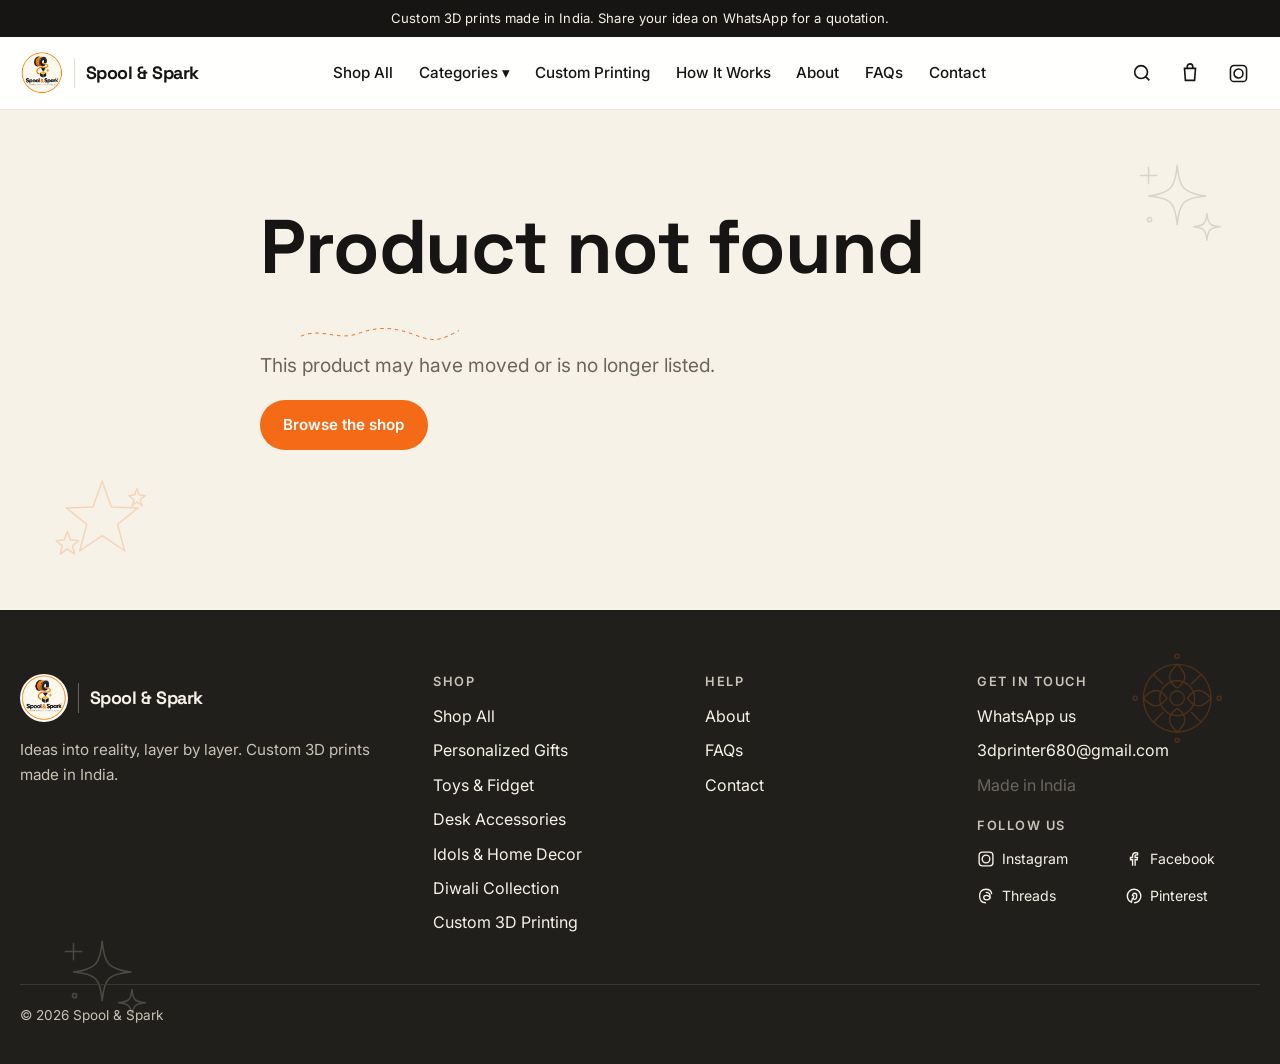
<file: product.html>
<!doctype html>
<html lang="en">
<head>
  <meta charset="utf-8">
  <meta name="viewport" content="width=device-width, initial-scale=1">
  <title>Diwali Collection · Spool &amp; Spark</title>
  <meta name="description" content="Browse festive 3D-printed diyas, lotus lights, tea light holders, mandala decor and lanterns from Spool &amp; Spark.">
  <meta property="og:title" content="Diwali Collection · Spool &amp; Spark">
  <meta property="og:description" content="Browse festive 3D-printed diyas, lotus lights, tea light holders, mandala decor and lanterns from Spool &amp; Spark.">
  <meta property="og:type" content="website">
  <link rel="preconnect" href="https://fonts.googleapis.com">
  <link rel="preconnect" href="https://fonts.gstatic.com" crossorigin>
  <link rel="stylesheet" href="https://fonts.googleapis.com/css2?family=Inter:wght@400;500;600;700&family=Space+Grotesk:wght@500;600;700&display=swap">
  <link rel="stylesheet" href="css/styles.css">
</head>
<body data-page="product">
<a class="skip-link" href="#main">Skip to content</a>
<div id="site-header"></div>
<main id="main"><div id="product-root" class="section" style="padding-top:2rem"></div></main>
<div id="site-footer"></div>
<script src="js/data.js"></script>
<script src="js/app.js"></script>
</body>
</html>
</file>
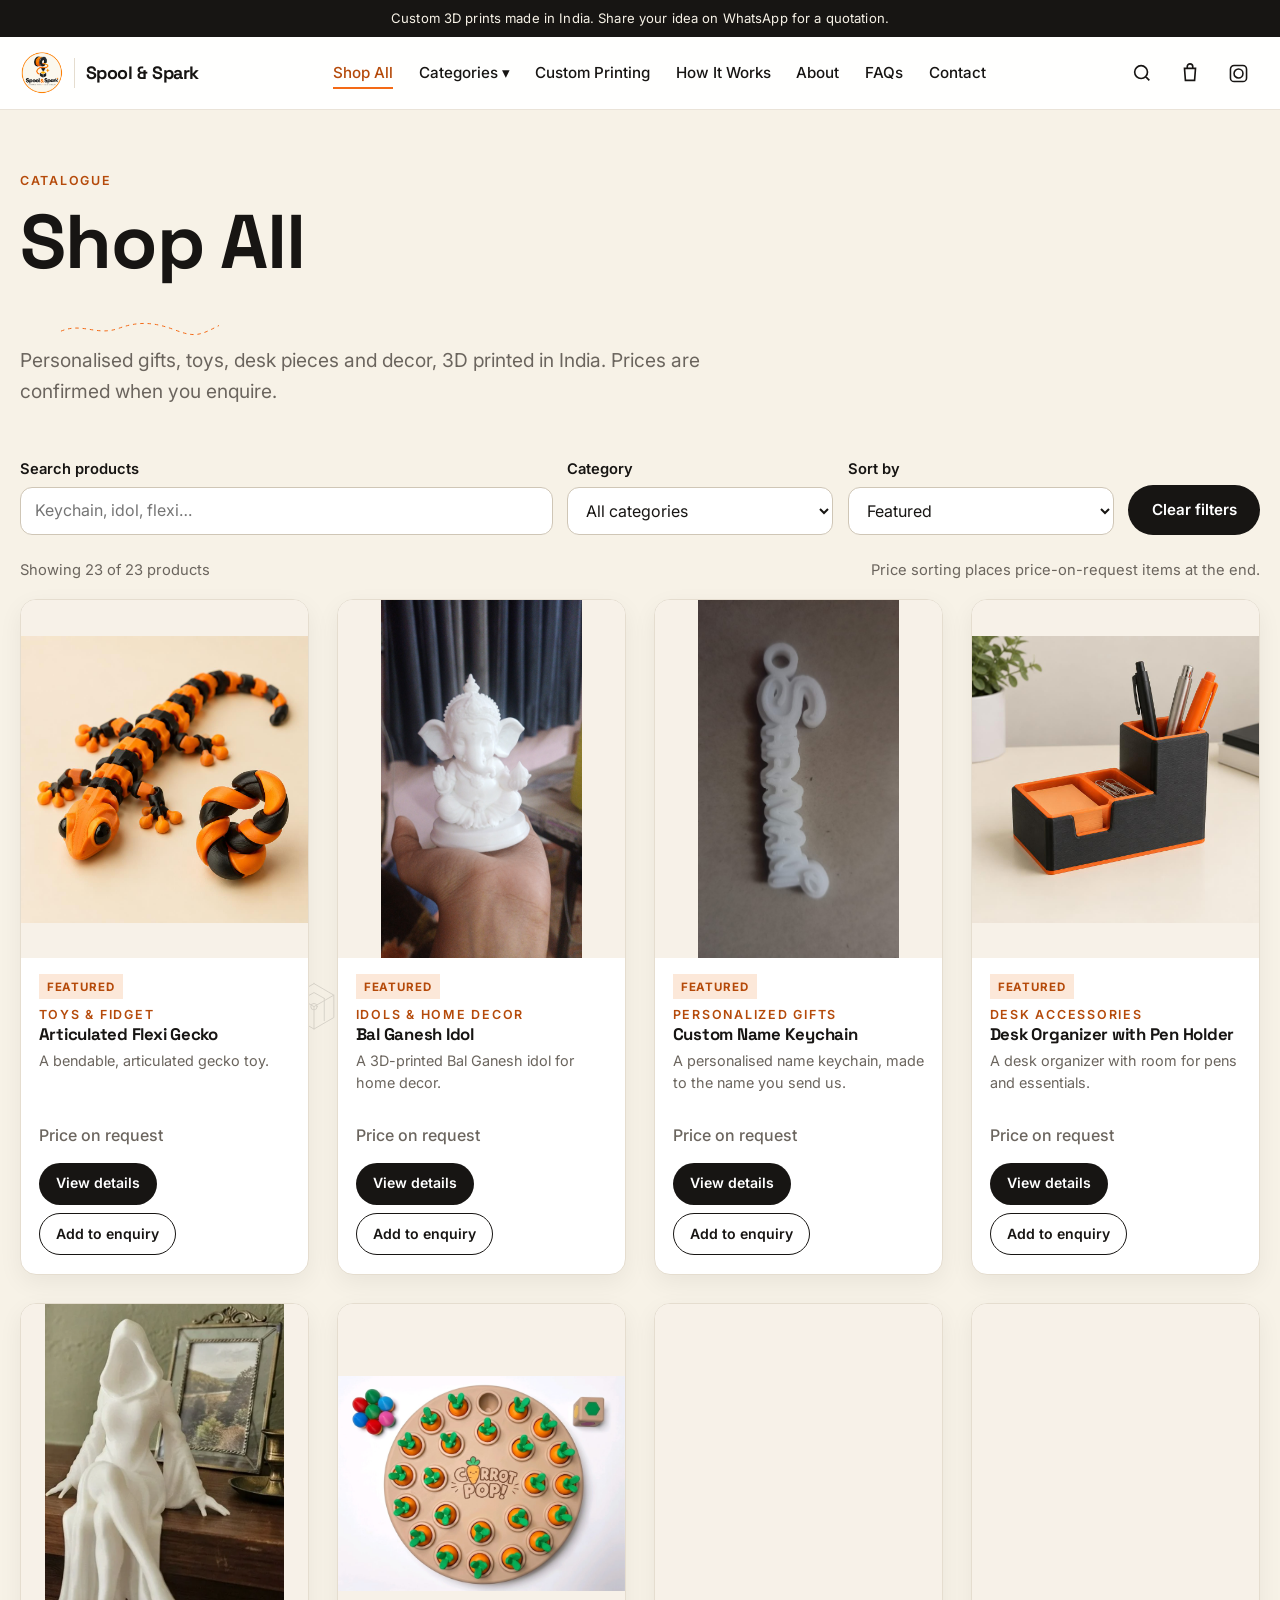
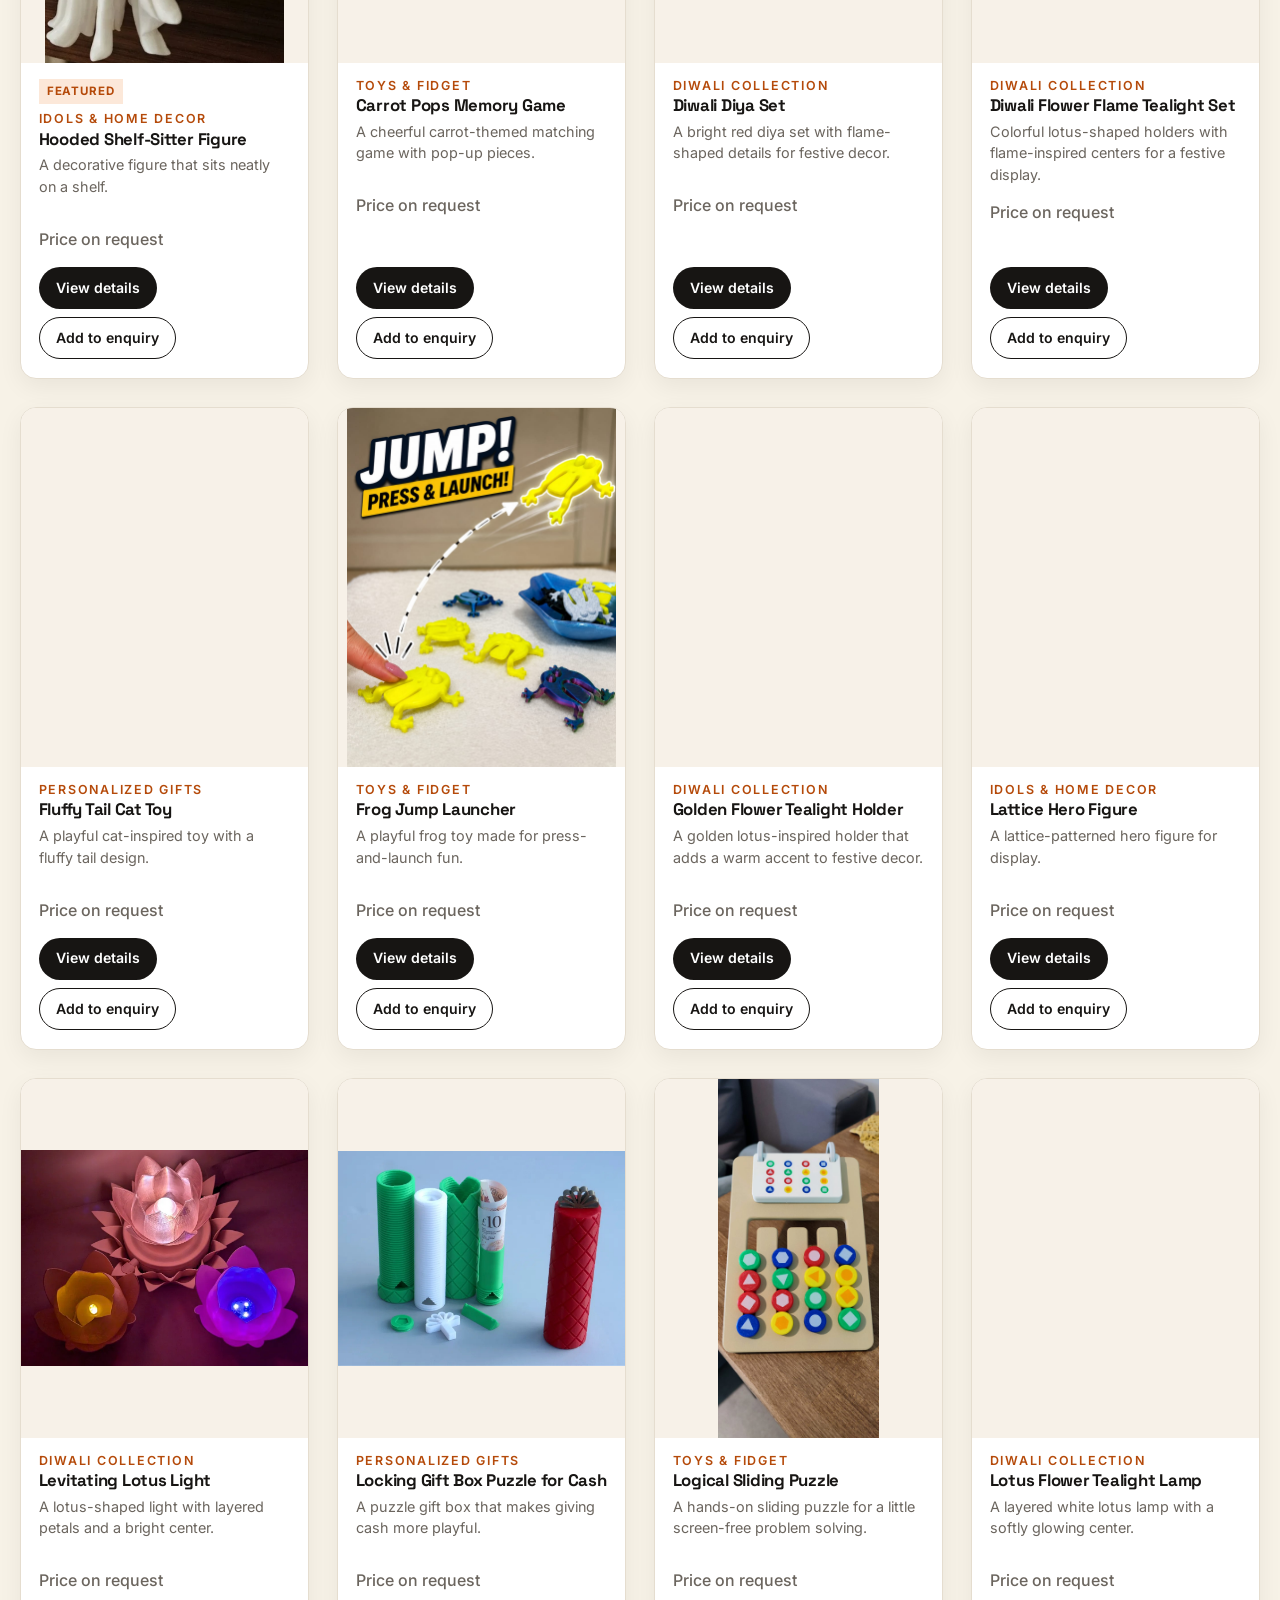
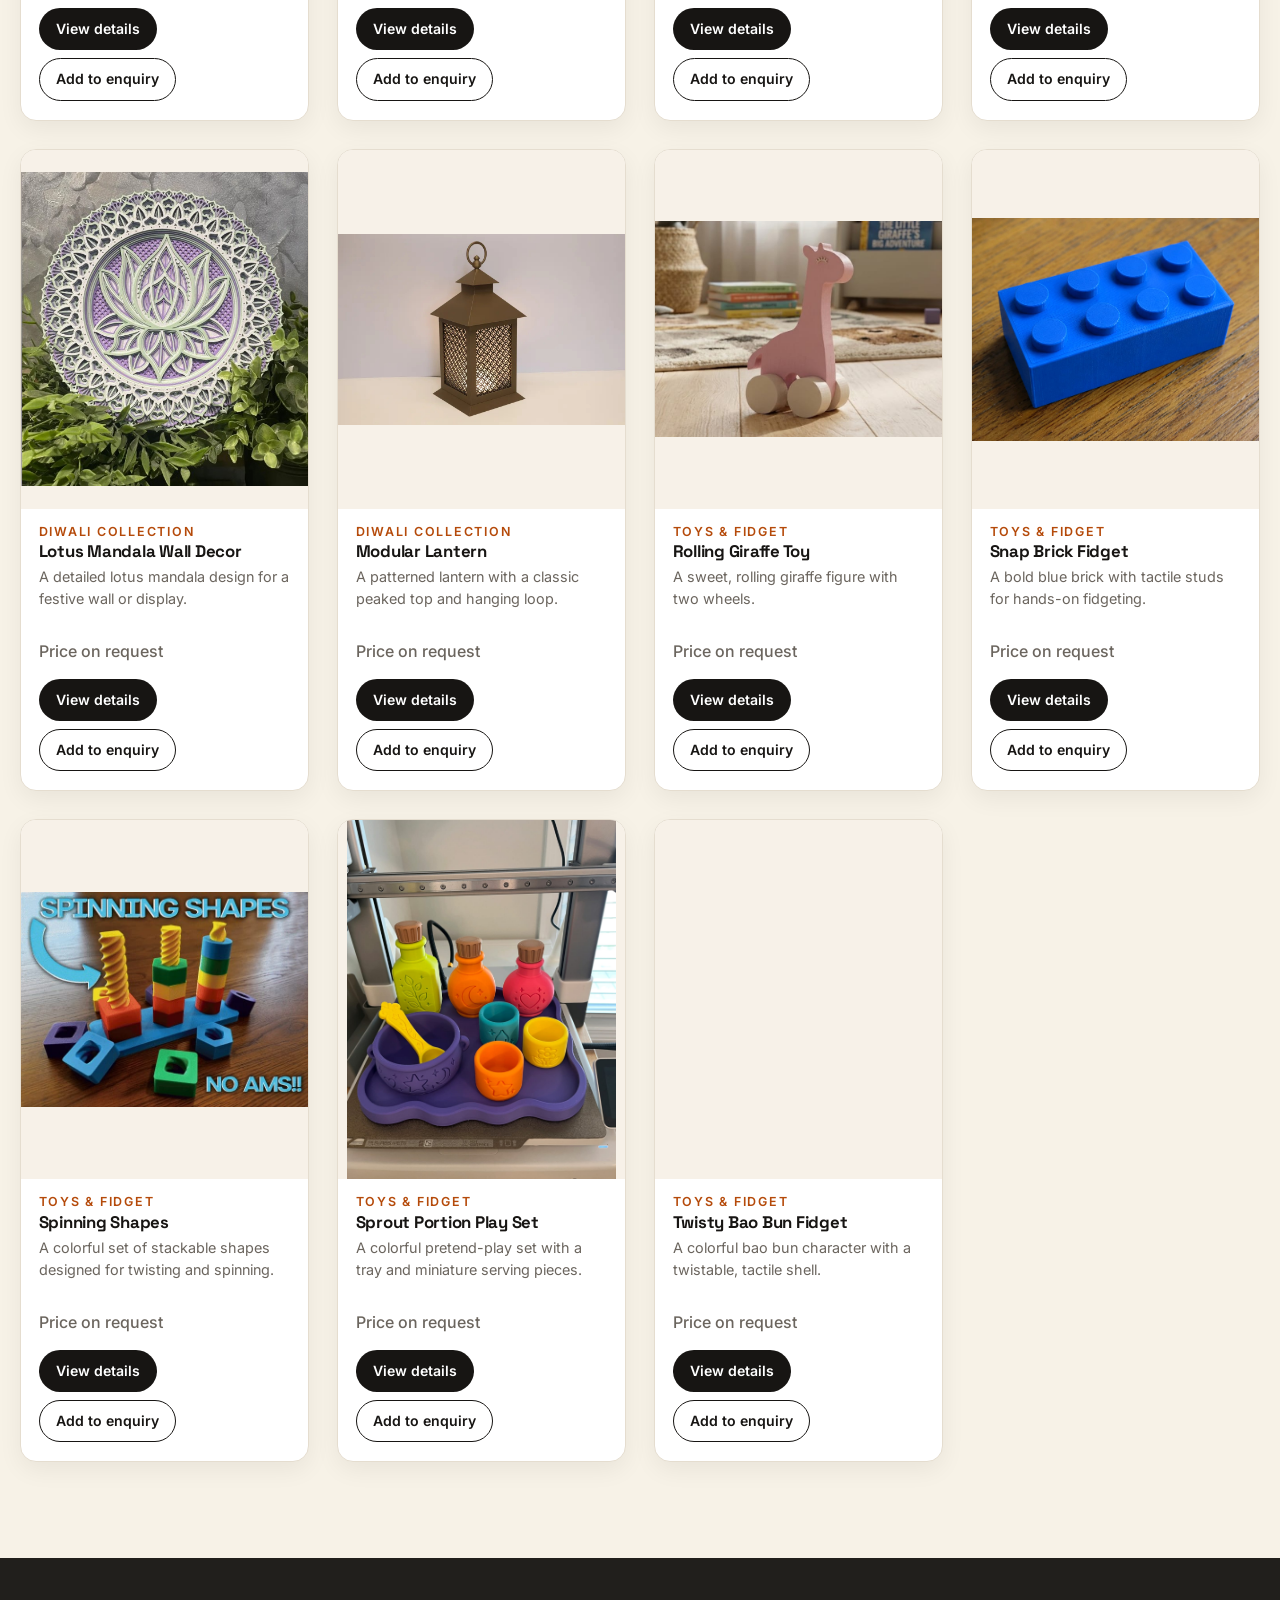
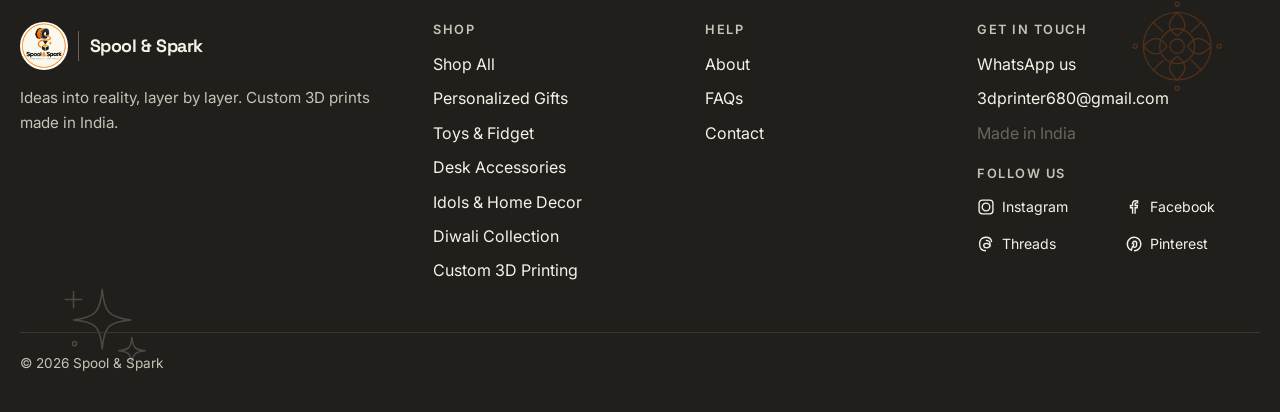
<file: shop.html>
<!doctype html>
<html lang="en">
<head>
  <meta charset="utf-8">
  <meta name="viewport" content="width=device-width, initial-scale=1">
  <title>Shop All · Spool &amp; Spark</title>
  <meta name="description" content="Browse 3D-printed personalised gifts, toys, desk accessories and idols. Search and filter the Spool &amp; Spark catalogue.">
  <meta property="og:title" content="Shop All · Spool &amp; Spark">
  <meta property="og:description" content="Browse 3D-printed personalised gifts, toys, desk accessories and idols. Search and filter the Spool &amp; Spark catalogue.">
  <meta property="og:type" content="website">
  <link rel="preconnect" href="https://fonts.googleapis.com">
  <link rel="preconnect" href="https://fonts.gstatic.com" crossorigin>
  <link rel="stylesheet" href="https://fonts.googleapis.com/css2?family=Inter:wght@400;500;600;700&family=Space+Grotesk:wght@500;600;700&display=swap">
  <link rel="stylesheet" href="css/styles.css">
</head>
<body data-page="shop">
<a class="skip-link" href="#main">Skip to content</a>
<div id="site-header"></div>
<main id="main">
  <header class="page-head">
    <div class="container">
      <p class="eyebrow">Catalogue</p>
      <h1 id="shop-heading">Shop All</h1>
      <p class="lead">Personalised gifts, toys, desk pieces and decor, 3D printed in India. Prices are confirmed when you enquire.</p>
    </div>
  </header>
  <section class="section" style="padding-top:0" aria-label="Products">
    <div class="container">
      <form class="controls" id="shop-form" role="search">
        <div class="field">
          <label for="q">Search products</label>
          <input id="q" name="q" type="search" placeholder="Keychain, idol, flexi…" autocomplete="off">
        </div>
        <div class="field">
          <label for="cat">Category</label>
          <select id="cat" name="cat"><option value="">All categories</option></select>
        </div>
        <div class="field">
          <label for="sort">Sort by</label>
          <select id="sort" name="sort">
            <option value="featured">Featured</option>
            <option value="name-asc">Name A–Z</option>
            <option value="name-desc">Name Z–A</option>
            <option value="price-asc">Price: low to high</option>
            <option value="price-desc">Price: high to low</option>
          </select>
        </div>
        <div class="field"><button class="btn btn--dark" type="button" id="clear-filters">Clear filters</button></div>
      </form>
      <p class="result-meta"><span id="result-count" aria-live="polite"></span><span class="muted">Price sorting places price-on-request items at the end.</span></p>
      <div class="product-grid" id="product-grid"></div>
      <div class="empty-state" id="empty-state" hidden>
        <h2 class="h-small">No products found</h2>
        <p class="muted" id="empty-text"></p>
        <p><button class="btn btn--primary" type="button" onclick="document.getElementById('clear-filters').click()">Clear filters</button></p>
      </div>
    </div>
  </section>
</main>
<div id="site-footer"></div>
<script src="js/data.js"></script>
<script src="js/app.js"></script>
</body>
</html>
</file>
<file: css/styles.css>
/* Spool & Spark: design tokens, base, layout and components */
:root {
  --color-background: #F7F2E7;
  --color-surface: #FFFFFF;
  --color-ink: #171513;
  --color-muted: #6B655E;
  --color-primary: #F46A16;
  --color-primary-hover: #D9570D;
  --color-primary-text: #B54A0A;
  --color-border: #E5DDCF;
  --color-soft-orange: #FCE8D9;
  --color-dark-surface: #211F1C;
  --color-dark-muted: #C9C2B6;
  --color-whatsapp: #20B56A;
  --color-success: #267A4A;
  --color-error: #B42318;
  --font-display: "Space Grotesk", "Helvetica Neue", Arial, system-ui, sans-serif;
  --font-body: "Inter", "Segoe UI", Roboto, Arial, system-ui, sans-serif;
  --radius: 12px;
  --shadow-soft: 0 14px 36px rgba(23, 21, 19, 0.09);
  --shadow-card: 0 8px 24px rgba(23, 21, 19, 0.06);
  --header-h: 72px;
}

*, *::before, *::after { box-sizing: border-box; }
html { scroll-behavior: smooth; scroll-padding-top: calc(var(--header-h) + 16px); }
body {
  margin: 0; font-family: var(--font-body); font-size: 1rem; line-height: 1.6;
  color: var(--color-ink); background: var(--color-background); overflow-x: clip;
}
body.menu-open { overflow: hidden; }
img { display: block; max-width: 100%; height: auto; }
a { color: inherit; }
button, input, select, textarea { font: inherit; }
:focus-visible { outline: 3px solid var(--color-primary); outline-offset: 3px; }

h1, h2, h3 { font-family: var(--font-display); line-height: 1.08; letter-spacing: -0.015em; margin: 0 0 0.5em; }
h1 { font-size: clamp(2.5rem, 6vw, 4.75rem); }
h2 { font-size: clamp(1.8rem, 3.6vw, 2.8rem); }
h3, .h-small { font-size: 1.15rem; }
p { margin: 0 0 1em; }
.lead { font-size: clamp(1.05rem, 1.6vw, 1.2rem); color: var(--color-muted); max-width: 60ch; }
.muted { color: var(--color-muted); }
.narrow { max-width: 760px; }
.eyebrow { font: 600 0.78rem/1.2 var(--font-body); letter-spacing: 0.14em; text-transform: uppercase; color: var(--color-primary-text); margin: 0 0 0.75rem; }
.em { color: var(--color-primary); }
.sr-only { position: absolute; width: 1px; height: 1px; overflow: hidden; clip: rect(0 0 0 0); white-space: nowrap; }
.skip-link { position: absolute; left: -999px; top: 8px; z-index: 200; background: #fff; padding: 0.6rem 1rem; }
.skip-link:focus { left: 8px; }
.container { width: min(100% - 2.5rem, 1280px); margin-inline: auto; }
.section { padding: clamp(3.5rem, 8vw, 6rem) 0; }
.section--dark { background: var(--color-dark-surface); color: #F7F2E7; }
.section--dark .muted { color: var(--color-dark-muted); }
.section--white { background: var(--color-surface); }
.diwali-decorated { position: relative; isolation: isolate; }
.diwali-doodle-layer { position: absolute; z-index: 0; inset: 0; overflow: hidden; pointer-events: none; }
.diwali-decorated > .container { position: relative; z-index: 1; }
.diwali-doodle {
  position: absolute; width: clamp(3.5rem, 8vw, 7rem); height: auto; overflow: visible;
  color: var(--color-ink); opacity: 0.13; pointer-events: none;
}
.diwali-doodle--ink { color: var(--color-ink); }
.diwali-doodle--warm { color: var(--color-primary); opacity: 0.21; }
.section--dark .diwali-doodle--ink, .hero .diwali-doodle--ink, .site-footer .diwali-doodle--ink {
  color: var(--color-background); opacity: 0.2;
}
.diwali-doodle--top-right { top: 8%; right: 4%; }
.diwali-doodle--bottom-left { bottom: 8%; left: 4%; }
.diwali-doodle--top-left { top: 12%; left: 22%; width: clamp(2.75rem, 5vw, 4.5rem); }
.diwali-doodle--mid-right { top: 46%; right: 18%; width: clamp(2.75rem, 5vw, 4.5rem); }
.diwali-doodle--bottom-right { bottom: 9%; right: 22%; width: clamp(2.75rem, 5vw, 4.5rem); }
.hero .diwali-doodle--top-right { top: 16%; }
.hero .diwali-doodle--bottom-left { bottom: 18%; }
.hero .diwali-doodle--top-left { top: 45%; left: 58%; }
.hero .diwali-doodle--mid-right { top: 58%; right: 6%; }
.hero .diwali-doodle--bottom-right { bottom: 12%; right: 34%; }
.diwali-doodle--draw use {
  stroke-dasharray: 1000;
  stroke-dashoffset: 1000;
  animation: doodle-draw 2.8s ease-out 0.35s forwards;
}
.section-head { display: flex; flex-wrap: wrap; align-items: end; justify-content: space-between; gap: 1rem; margin-bottom: 2.25rem; }
.section-head p { margin: 0; }
.filament-thread {
  display: block; width: clamp(8rem, 24vw, 15rem); height: 1rem; margin: 0.3rem 0 0.5rem;
  overflow: visible; color: var(--color-primary); pointer-events: none;
}
.filament-thread path {
  fill: none; stroke: currentColor; stroke-width: 1.5; stroke-linecap: round;
  stroke-dasharray: 4 7; animation: filament-flow 7s linear infinite;
}
.section--dark .filament-thread { color: #F9A66B; }
.hero .filament-thread { color: #F9A66B; }
.collection-heading .filament-thread { margin-top: -0.4rem; margin-bottom: 0.8rem; }
.link-arrow { font-weight: 600; text-decoration: none; border-bottom: 1.5px solid currentColor; padding-bottom: 2px; }
.link-arrow:hover { color: var(--color-primary-text); }
.link-btn { background: none; border: 0; padding: 0; color: var(--color-primary-text); text-decoration: underline; cursor: pointer; font-weight: 600; }

/* Buttons */
.btn {
  display: inline-flex; align-items: center; justify-content: center; gap: 0.55rem;
  min-height: 48px; padding: 0.75rem 1.4rem; border-radius: 999px; border: 1.5px solid transparent;
  font-weight: 600; font-size: 0.95rem; text-decoration: none; cursor: pointer;
  transition: background-color 0.2s ease, color 0.2s ease, border-color 0.2s ease;
}
.btn--primary { background: var(--color-primary); color: #fff; }
.btn--primary:hover { background: var(--color-primary-hover); }
.btn--ghost { background: transparent; color: inherit; border-color: currentColor; }
.btn--ghost:hover { background: rgba(255, 255, 255, 0.08); }
.btn--whatsapp { background: var(--color-whatsapp); color: #fff; }
.btn--whatsapp:hover { background: #17994F; }
.btn--dark { background: var(--color-ink); color: #fff; }
.btn--dark:hover { background: #000; }
.btn--block { width: 100%; }
.btn[disabled], .btn[aria-disabled="true"], .is-disabled { opacity: 0.5; cursor: not-allowed; pointer-events: none; }
.btn .arrow { display: inline-block; transition: transform 0.2s ease; }
.btn:hover .arrow { transform: translateX(4px); }
.btn-row { display: flex; flex-wrap: wrap; gap: 0.75rem; }
.notice { font-size: 0.9rem; color: var(--color-muted); }

/* Announcement and header */
.announcement { background: var(--color-ink); color: #F7F2E7; text-align: center; font-size: 0.82rem; padding: 0.5rem 1rem; letter-spacing: 0.01em; }
.site-header { position: relative; z-index: 1; background: rgba(255, 255, 255, 0.96); border-bottom: 1px solid rgba(229, 221, 207, 0.8); transition: box-shadow 0.25s ease, background-color 0.25s ease; backdrop-filter: blur(14px); }
.site-header.is-scrolled { box-shadow: 0 6px 20px rgba(23, 21, 19, 0.06); }
#site-header { position: sticky; top: 0; z-index: 50; }
.header-inner { min-height: var(--header-h); display: flex; align-items: center; justify-content: space-between; gap: 1rem; }
.wordmark { font: 700 1.12rem/1.1 var(--font-display); letter-spacing: -0.025em; text-decoration: none; display: inline-flex; align-items: center; gap: 0.65rem; flex-shrink: 0; }
.brand-logo { width: 44px; height: 44px; object-fit: contain; flex: 0 0 auto; border-radius: 50%; background: #fff; }
.wordmark-divider { width: 1px; height: 30px; background: var(--color-border); }
.wordmark-name { white-space: nowrap; }
.wordmark--light { color: #F7F2E7; }
.footer-brand { margin-bottom: 1rem; }
.footer-brand .brand-logo { width: 48px; height: 48px; }
.footer-brand .wordmark-divider { background: rgba(247, 242, 231, 0.32); }
.header-actions { display: flex; align-items: center; gap: 0.25rem; }
.icon-btn {
  position: relative; display: inline-grid; place-items: center; width: 44px; height: 44px;
  border: 0; background: transparent; color: inherit; cursor: pointer; text-decoration: none;
  border-radius: 50%; transition: background-color 0.2s ease, color 0.2s ease;
}
.icon-btn:hover { background: var(--color-soft-orange); color: var(--color-primary-text); }
.badge {
  position: absolute; top: 2px; right: 0; min-width: 20px; height: 20px; padding: 0 5px;
  border-radius: 10px; background: var(--color-primary); color: #fff; font: 700 0.72rem/20px var(--font-body); text-align: center;
}
.primary-nav { display: none; }
.nav-list { list-style: none; margin: 0; padding: 0; display: flex; gap: clamp(0.9rem, 2vw, 1.8rem); align-items: center; }
.nav-link {
  background: none; border: 0; padding: 0.4rem 0; color: inherit; text-decoration: none; cursor: pointer;
  font-weight: 500; font-size: 0.95rem; position: relative;
}
.nav-link::after {
  content: ""; position: absolute; left: 0; right: 0; bottom: 0; height: 2px; background: var(--color-primary);
  transform: scaleX(0); transform-origin: left; transition: transform 0.25s ease;
}
.nav-link:hover::after, .nav-link[aria-current="page"]::after, .nav-link[aria-expanded="true"]::after { transform: scaleX(1); }
.nav-link[aria-current="page"] { color: var(--color-primary-text); }
.header-instagram svg { width: 21px; height: 21px; }
.nav-list > li > .nav-link { white-space: nowrap; }
.has-dropdown { position: relative; }
.dropdown {
  position: absolute; top: calc(100% + 10px); left: -12px; min-width: 240px; margin: 0; padding: 0.5rem; list-style: none;
  background: var(--color-surface); border: 1px solid var(--color-border); box-shadow: var(--shadow-soft);
}
.dropdown[hidden] { display: none; }
.dropdown a { display: block; padding: 0.6rem 0.75rem; text-decoration: none; border-radius: var(--radius); }
.dropdown a:hover, .dropdown a:focus-visible { background: var(--color-soft-orange); }
.menu-toggle { display: inline-grid; place-items: center; width: 44px; height: 44px; background: none; border: 0; cursor: pointer; }
.bars, .bars::before, .bars::after { display: block; width: 22px; height: 2px; background: var(--color-ink); position: relative; transition: transform 0.25s ease, background-color 0.25s ease; }
.bars::before, .bars::after { content: ""; position: absolute; left: 0; }
.bars::before { top: -7px; }
.bars::after { top: 7px; }
.menu-toggle[aria-expanded="true"] .bars { background: transparent; }
.menu-toggle[aria-expanded="true"] .bars::before { transform: translateY(7px) rotate(45deg); }
.menu-toggle[aria-expanded="true"] .bars::after { transform: translateY(-7px) rotate(-45deg); }

.primary-nav.is-open {
  display: block; position: fixed; inset: calc(var(--header-h) + 36px) 0 0 0; background: var(--color-background);
  overflow-y: auto; padding: 1.5rem 1.25rem 3rem; z-index: 49;
}
.primary-nav.is-open .nav-list { flex-direction: column; align-items: stretch; gap: 0; }
.primary-nav.is-open .nav-list > li { border-bottom: 1px solid var(--color-border); }
.primary-nav.is-open .nav-link { display: block; width: 100%; padding: 1rem 0; font-size: 1.15rem; font-family: var(--font-display); text-align: left; }
.primary-nav.is-open .nav-link::after { display: none; }
.primary-nav.is-open .dropdown { position: static; border: 0; box-shadow: none; padding: 0 0 0.75rem; background: transparent; min-width: 0; }
.primary-nav.is-open .dropdown a { padding: 0.6rem 0; }

@media (min-width: 960px) {
  .primary-nav { display: block; }
  .menu-toggle { display: none; }
}
@media (min-width: 960px) and (max-width: 1199px) {
  .header-inner { gap: 0.6rem; }
  .wordmark { gap: 0.45rem; font-size: 1rem; }
  .brand-logo { width: 38px; height: 38px; }
  .wordmark-divider { height: 26px; }
  .nav-list { gap: 0.65rem; }
  .nav-link { font-size: 0.82rem; }
}

/* Search dialog */
.search-dialog { width: min(640px, calc(100% - 2rem)); margin: 12vh auto auto; border: 1px solid var(--color-border); padding: 1.5rem; background: var(--color-surface); color: var(--color-ink); }
.search-dialog::backdrop { background: rgba(23, 21, 19, 0.5); }
.search-head { display: flex; justify-content: space-between; align-items: center; margin-bottom: 0.75rem; }
.search-head h2 { font-size: 1.25rem; margin: 0; }
.search-form { display: flex; gap: 0.5rem; }
.search-form input { flex: 1; min-height: 48px; padding: 0.6rem 0.9rem; border: 1.5px solid var(--color-ink); border-radius: var(--radius); background: #fff; }
.search-results { list-style: none; padding: 0; margin: 1rem 0 0; max-height: 50vh; overflow-y: auto; }
.search-results a { display: block; padding: 0.7rem 0.25rem; border-bottom: 1px solid var(--color-border); text-decoration: none; }
.search-results a:hover, .search-results a:focus-visible { background: var(--color-soft-orange); }

/* Forms */
.field { display: grid; gap: 0.35rem; margin-bottom: 1.1rem; }
.field label { font-weight: 600; font-size: 0.92rem; }
.field .hint { font-size: 0.82rem; color: var(--color-muted); }
.field input, .field select, .field textarea {
  width: 100%; min-height: 48px; padding: 0.65rem 0.9rem; border: 1.5px solid #CFC6B6; border-radius: var(--radius); background: #fff; color: var(--color-ink); transition: border-color 0.2s ease, box-shadow 0.2s ease;
}
.field input:focus, .field select:focus, .field textarea:focus { border-color: var(--color-primary); box-shadow: 0 0 0 3px rgba(244, 106, 22, 0.12); outline: none; }
.field textarea { min-height: 140px; resize: vertical; }
.field [aria-invalid="true"] { border-color: var(--color-error); }
.field-error { color: var(--color-error); font-size: 0.85rem; font-weight: 500; margin: 0; }
.field-error[hidden] { display: none; }
.check { display: flex; gap: 0.6rem; align-items: flex-start; }
.check input { width: 20px; height: 20px; margin-top: 3px; flex-shrink: 0; }
.form-grid { display: grid; gap: 0 1.25rem; }
@media (min-width: 640px) { .form-grid { grid-template-columns: 1fr 1fr; } .form-grid .span-2 { grid-column: 1 / -1; } }
.error-summary { border: 1.5px solid var(--color-error); background: #FDECEA; padding: 1rem 1.2rem; margin-bottom: 1.5rem; border-radius: var(--radius); }
.error-summary[hidden] { display: none; }
.error-summary h2 { font-size: 1.05rem; margin: 0 0 0.4rem; color: var(--color-error); }
.error-summary ul { margin: 0; padding-left: 1.2rem; }
.status { padding: 1rem 1.2rem; border-left: 4px solid var(--color-success); background: #EAF5EE; margin-top: 1.25rem; }
.status[hidden] { display: none; }
.status--warn { border-color: var(--color-primary); background: var(--color-soft-orange); }
.status--error { border-color: var(--color-error); background: #FDECEA; }

/* Hero */
.hero { background: var(--color-dark-surface); color: #F7F2E7; position: relative; overflow: hidden; isolation: isolate; }
.hero-grid { display: grid; gap: 2.5rem; align-items: center; padding: clamp(3.5rem, 8vw, 6.5rem) 0; }
@media (min-width: 900px) { .hero-grid { grid-template-columns: 1.1fr 1fr; gap: 4rem; } }
.hero--video { background: #171513 url("../assets/images/hero.jpg") center / cover no-repeat; }
.hero--video::before { content: ""; position: absolute; z-index: -1; inset: 0; background: linear-gradient(90deg, rgba(23, 21, 19, 0.9) 0%, rgba(23, 21, 19, 0.68) 52%, rgba(23, 21, 19, 0.38) 100%); pointer-events: none; }
.hero--video .hero-video { position: absolute; z-index: -2; inset: 0; width: 100%; height: 100%; object-fit: cover; opacity: 0.72; }
.hero--video .hero-grid { position: relative; z-index: 1; grid-template-columns: minmax(0, 1fr); min-height: max(560px, min(78svh, 820px)); align-content: center; padding: clamp(4rem, 9vw, 8rem) 0; }
.hero--video .hero-copy { max-width: 760px; }
.hero--video .hero-copy .lead { max-width: 56ch; }
.hero h1 .line { display: block; overflow: hidden; padding-bottom: 0.08em; }
.hero h1 .line span { display: inline-block; }
.hero .lead { color: var(--color-dark-muted); }
.hero-media { position: relative; background: #2E2B27; overflow: hidden; border-radius: 18px; box-shadow: 0 24px 60px rgba(0, 0, 0, 0.2); }
.hero-media img { width: 100%; height: auto; object-fit: contain; }
.hero-media.is-missing { aspect-ratio: 4 / 5; }
.hero-media.is-missing img { display: none; }
.hero-media.is-missing::after {
  content: "Image is currently unavailable"; position: absolute; inset: 0; display: grid; place-items: center;
  color: var(--color-dark-muted); font-size: 0.9rem;
}
.filament { position: absolute; left: 0; bottom: 0; width: 100%; height: 120px; opacity: 0.55; pointer-events: none; }
.filament path { fill: none; stroke: var(--color-primary); stroke-width: 1.5; stroke-dasharray: 1200; stroke-dashoffset: 1200; }
.hero-orbit {
  position: absolute; width: 360px; height: 360px; right: -120px; top: -120px;
  border: 1px dashed rgba(244, 106, 22, 0.35); border-radius: 50%; pointer-events: none;
}
.hl { background: linear-gradient(transparent 62%, rgba(244, 106, 22, 0.35) 62%); }

/* Category and product cards */
.cat-grid { display: grid; gap: 1.25rem; grid-template-columns: repeat(auto-fit, minmax(min(100%, 210px), 1fr)); }
.cat-card { text-decoration: none; display: block; background: var(--color-surface); border: 1px solid var(--color-border); border-radius: 16px; overflow: hidden; box-shadow: var(--shadow-card); transition: transform 0.25s ease, box-shadow 0.25s ease, border-color 0.25s ease; }
.cat-card:hover, .cat-card:focus-visible { transform: translateY(-4px); border-color: #D8CDB8; box-shadow: var(--shadow-soft); }
.cat-media { aspect-ratio: 4 / 5; overflow: hidden; background: #F7F1E8; }
.cat-media img, .cat-media .img-fallback { width: 100%; height: 100%; object-fit: contain; transition: transform 0.6s ease; }
.cat-card:hover .cat-media img, .cat-card:focus-visible .cat-media img { transform: scale(1.025); }
.cat-body { padding: 1rem 1.1rem 1.2rem; }
.cat-body h3 { margin-bottom: 0.25rem; }
.cat-body p { margin: 0; font-size: 0.9rem; color: var(--color-muted); }
.cat-count { font-size: 0.8rem; color: var(--color-primary-text); font-weight: 600; margin-top: 0.4rem !important; }

.product-grid { display: grid; gap: 1.25rem; grid-template-columns: repeat(auto-fit, minmax(min(100%, 245px), 1fr)); align-items: stretch; }
@media (min-width: 720px) { .product-grid { gap: 1.75rem; } }
.product-card { background: var(--color-surface); border: 1px solid var(--color-border); border-radius: 16px; overflow: hidden; display: flex; flex-direction: column; box-shadow: var(--shadow-card); transition: transform 0.25s ease, border-color 0.25s ease, box-shadow 0.25s ease; }
.product-card:hover { border-color: #D8CDB8; box-shadow: var(--shadow-soft); transform: translateY(-3px); }
.card-media { display: block; aspect-ratio: 4 / 5; overflow: hidden; background: #F7F1E8; }
.card-media img, .card-media .img-fallback { width: 100%; height: 100%; object-fit: contain; transition: transform 0.6s ease; }
.product-card:hover .card-media img { transform: scale(1.025); }
.product-card--diwali .card-media { background: #F7F1E8; }
.product-card--diwali .card-media img { object-fit: contain; }
.card-body { padding: 1rem 1.1rem 1.2rem; display: flex; flex-direction: column; gap: 0.15rem; flex: 1; }
.card-title { font-size: 1.05rem; margin: 0; }
.card-title a { text-decoration: none; }
.card-title a:hover { color: var(--color-primary-text); }
.card-description { color: var(--color-muted); font-size: 0.9rem; line-height: 1.5; margin: 0.25rem 0 0.4rem; min-height: 4.05em; }
.price { font-weight: 600; margin: 0.35rem 0 0.75rem; }
.price--quote { color: var(--color-muted); font-weight: 500; }
.card-actions { margin-top: auto; display: flex; gap: 0.5rem; flex-wrap: wrap; }
.card-actions .btn { min-height: 42px; padding: 0.55rem 1rem; font-size: 0.88rem; }
.img-fallback {
  display: grid; place-items: center; text-align: center; padding: 1rem;
  background: linear-gradient(160deg, var(--color-soft-orange), #F3E4D2); color: var(--color-primary-text); font-weight: 600; font-family: var(--font-display);
}
.tag-featured { display: inline-block; font-size: 0.72rem; font-weight: 700; letter-spacing: 0.08em; text-transform: uppercase; background: var(--color-soft-orange); color: var(--color-primary-text); padding: 0.2rem 0.5rem; width: fit-content; margin-bottom: 0.4rem; }

/* Process, why-us, about */
.steps { list-style: none; margin: 0; padding: 0; display: grid; gap: 1.5rem; }
@media (min-width: 900px) { .steps { grid-template-columns: repeat(4, 1fr); gap: 1.25rem; } }
.step { border-top: 2px solid currentColor; padding-top: 1.25rem; }
.step-num { font: 700 2.6rem/1 var(--font-display); color: var(--color-primary); margin-bottom: 0.75rem; display: block; }
.step h3 { margin-bottom: 0.4rem; }
.step p { color: var(--color-muted); margin: 0; font-size: 0.95rem; }
.section--dark .step p { color: var(--color-dark-muted); }
.why-grid { display: grid; gap: 2rem; grid-template-columns: 1fr; }
@media (min-width: 800px) { .why-grid { grid-template-columns: repeat(2, 1fr); } }
.why-item h3 { font-size: 1.2rem; }
.why-item p { color: var(--color-muted); margin: 0; }
.split { display: grid; gap: 2.5rem; align-items: center; }
@media (min-width: 900px) { .split { grid-template-columns: 1fr 1fr; gap: 4rem; } }
.photo { background: var(--color-soft-orange); overflow: hidden; border-radius: 18px; }
.photo img { width: 100%; height: auto; object-fit: contain; }
.photo.is-missing { aspect-ratio: 4 / 3; }
.photo.is-missing img { display: none; }
.reviews-heading { align-items: center; }
.reviews-controls { display: flex; flex-wrap: wrap; justify-content: flex-end; gap: 0.65rem; }
.reviews-controls .btn { flex-shrink: 0; }
.reviews-disclaimer { max-width: 90ch; margin: -0.5rem 0 1.5rem; border-left: 3px solid var(--color-primary); padding: 0.8rem 1rem; background: #FFF8F1; color: var(--color-muted); font-size: 0.9rem; }
.reviews-grid { overflow: hidden; padding: 0.5rem 0.15rem 1.25rem; }
.reviews-track, .reviews-group { display: flex; align-items: stretch; width: max-content; }
.reviews-track { animation: reviews-marquee 48s linear infinite; }
.reviews-group { gap: 1.25rem; flex: 0 0 auto; padding-right: 1.25rem; }
.reviews-grid:hover .reviews-track, .reviews-grid.is-paused .reviews-track { animation-play-state: paused; }
.reviews-grid--static { display: grid; grid-template-columns: repeat(auto-fit, minmax(min(100%, 290px), 1fr)); gap: 1.25rem; overflow: visible; }
.reviews-grid--static .review-card { width: auto; }
.review-card { flex: 0 0 clamp(260px, 31vw, 340px); min-width: 0; overflow: hidden; display: flex; flex-direction: column; border: 1px solid var(--color-border); border-radius: 16px; background: var(--color-surface); box-shadow: var(--shadow-card); }
.review-photo { position: relative; display: grid; place-items: center; height: 190px; overflow: hidden; background: #F7F1E8; }
.review-photo img { width: 100%; height: 100%; object-fit: contain; }
.review-photo > span { position: absolute; right: 0.7rem; bottom: 0.7rem; border-radius: 999px; padding: 0.25rem 0.6rem; background: rgba(23, 21, 19, 0.78); color: #fff; font-size: 0.72rem; font-weight: 600; }
.review-card-body { display: flex; flex: 1; flex-direction: column; align-items: flex-start; padding: 1.1rem 1.15rem 1.2rem; }
.review-rating { margin: 0 0 0.45rem; color: #D97706; font-size: 1.1rem; letter-spacing: 0.12em; line-height: 1; }
.review-rating .star-empty { color: #D8D1C4; }
.review-product { margin: 0 0 0.65rem; color: var(--color-primary-text); font-size: 0.76rem; font-weight: 700; letter-spacing: 0.08em; text-transform: uppercase; }
.review-card blockquote { flex: 1; margin: 0 0 1.15rem; color: var(--color-ink); font-family: var(--font-display); font-size: 1rem; line-height: 1.55; }
.review-author { display: flex; width: 100%; align-items: center; gap: 0.7rem; border-top: 1px solid var(--color-border); padding-top: 0.85rem; }
.review-avatar { display: grid; width: 40px; height: 40px; flex: 0 0 auto; place-items: center; border-radius: 50%; background: var(--color-soft-orange); color: var(--color-primary-text); font-size: 0.8rem; font-weight: 700; }
.review-author > div { display: grid; gap: 0.1rem; min-width: 0; }
.review-author strong { font-size: 0.9rem; }
.review-author > div > span { color: var(--color-muted); font-size: 0.76rem; line-height: 1.35; }
@media (max-width: 560px) {
  .container { width: min(100% - 2rem, 1280px); }
  .section { padding-block: clamp(3rem, 11vw, 4rem); }
  .section-head { gap: 0.65rem; margin-bottom: 1.5rem; }
  .section-head h2 { max-width: 17ch; }
  .diwali-doodle { width: clamp(2.5rem, 13vw, 3.5rem); opacity: 0.11; }
  .diwali-doodle--warm { opacity: 0.16; }
  .diwali-doodle--top-left, .diwali-doodle--mid-right, .diwali-doodle--bottom-right { display: none; }
  .hero .diwali-doodle--top-right { top: 4%; right: 5%; }
  .hero .diwali-doodle--bottom-left { bottom: 8%; left: 5%; }
  .filament-thread { width: clamp(7rem, 40vw, 11rem); height: 0.8rem; margin-top: 0.2rem; }
  .section--dark .diwali-doodle--ink, .hero .diwali-doodle--ink, .site-footer .diwali-doodle--ink { opacity: 0.15; }
  .hero--video .hero-grid { min-height: max(540px, 76svh); padding-block: clamp(3.5rem, 12vw, 5rem); }
  .hero--video .hero-copy { max-width: 100%; }
  .hero--video .hero-copy .lead { max-width: 34ch; }
  .hero .btn-row { gap: 0.6rem; }
  .hero .btn-row .btn { width: 100%; }
  .cat-grid, .product-grid { gap: 0.85rem; }
  .cat-grid { grid-template-columns: repeat(2, minmax(0, 1fr)); }
  .cat-media { aspect-ratio: 1 / 1; }
  .cat-body, .card-body { padding: 0.85rem; }
  .cat-body h3 { font-size: 1rem; }
  .cat-body p, .card-description { font-size: 0.84rem; }
  .steps { gap: 1.75rem; }
  .step { padding-top: 0.9rem; }
  .step-num { font-size: 2rem; }
  .reviews-grid { margin-inline: -0.5rem; padding-inline: 0.5rem; }
  .review-card { flex-basis: min(82vw, 310px); }
  .reviews-disclaimer { font-size: 0.82rem; padding: 0.7rem 0.8rem; }
  .collection-heading { padding-bottom: 1.75rem; }
  .collection-products { padding-top: 1.5rem; }
  .pdp { gap: 1.5rem; }
  .pdp-info h1 { font-size: clamp(1.9rem, 8vw, 2.5rem); }
  .pdp-actions .btn { min-height: 48px; }
  .reviews-heading { align-items: flex-start; }
  .reviews-controls { width: 100%; justify-content: stretch; }
  .reviews-controls .btn { flex: 1 1 130px; }
}
.cta-band { display: grid; gap: 1.5rem; align-items: center; }
@media (min-width: 800px) { .cta-band { grid-template-columns: 1.4fr 1fr; } }

/* Shop controls */
.page-head { padding: clamp(2.5rem, 6vw, 4rem) 0 2rem; }
.controls { display: grid; gap: 0.9rem; grid-template-columns: 1fr; align-items: end; margin-bottom: 1.5rem; }
@media (min-width: 800px) { .controls { grid-template-columns: 2fr 1fr 1fr auto; } }
.controls .field { margin: 0; }
.result-meta { display: flex; justify-content: space-between; align-items: center; gap: 1rem; margin-bottom: 1rem; font-size: 0.92rem; color: var(--color-muted); flex-wrap: wrap; }
.empty-state { text-align: center; padding: 3rem 1rem; border: 1px dashed #CFC6B6; background: var(--color-surface); }
.empty-state[hidden] { display: none; }
.breadcrumb ol { display: flex; flex-wrap: wrap; gap: 0.4rem; list-style: none; padding: 0; margin: 0 0 1.5rem; font-size: 0.88rem; color: var(--color-muted); }
.breadcrumb li + li::before { content: "/"; margin-right: 0.4rem; color: #8F867B; }
.breadcrumb a { text-decoration: none; }
.breadcrumb a:hover { color: var(--color-primary-text); }
.collection-page { padding-bottom: 2rem; }
.collection-heading { max-width: 760px; padding: 0.5rem 0 2.5rem; }
.collection-heading h1 { margin-bottom: 0.75rem; }
.collection-heading .lead { margin-bottom: 1.5rem; }
.collection-products { border-top: 1px solid var(--color-border); padding-top: 2rem; }

/* Product detail */
.pdp { display: grid; gap: 2.5rem; padding-bottom: 3rem; }
@media (min-width: 900px) { .pdp { grid-template-columns: 1.1fr 1fr; gap: 4rem; } }
.gallery-main { position: relative; background: #F7F1E8; border: 1px solid var(--color-border); border-radius: 16px; aspect-ratio: 4 / 5; overflow: hidden; cursor: zoom-in; padding: 0; width: 100%; display: block; }
.gallery-main img, .gallery-main .img-fallback { width: 100%; height: 100%; object-fit: contain; }
.gallery-main .product-img--contain { object-fit: contain; background: #F7F1E8; }
.thumbs { display: flex; gap: 0.6rem; margin-top: 0.75rem; flex-wrap: wrap; }
.thumb { width: 72px; height: 72px; padding: 0; border: 2px solid transparent; border-radius: 10px; background: #F7F1E8; cursor: pointer; overflow: hidden; }
.thumb img { width: 100%; height: 100%; object-fit: contain; }
.thumb[aria-pressed="true"] { border-color: var(--color-primary); }
.pdp-info h1 { font-size: clamp(2rem, 4vw, 3rem); }
.pdp-info dl { display: grid; grid-template-columns: auto 1fr; gap: 0.4rem 1.25rem; margin: 1.5rem 0; padding: 1rem 0; border-top: 1px solid var(--color-border); border-bottom: 1px solid var(--color-border); }
.pdp-info dt { color: var(--color-muted); font-size: 0.9rem; }
.pdp-info dd { margin: 0; font-weight: 500; }
.qty-row { display: flex; align-items: center; gap: 0.75rem; margin: 1.5rem 0 1rem; flex-wrap: wrap; }
.qty { display: inline-flex; align-items: center; border: 1.5px solid #CFC6B6; background: #fff; }
.qty button { width: 44px; height: 44px; border: 0; background: transparent; font-size: 1.2rem; cursor: pointer; }
.qty button:hover { background: var(--color-soft-orange); }
.qty input { width: 56px; height: 44px; border: 0; text-align: center; font-weight: 600; background: transparent; -moz-appearance: textfield; }
.qty input::-webkit-outer-spin-button, .qty input::-webkit-inner-spin-button { -webkit-appearance: none; margin: 0; }
.pdp-actions { display: grid; gap: 0.75rem; }
@media (min-width: 560px) { .pdp-actions { grid-template-columns: 1fr 1fr; } }
.related { border-top: 1px solid var(--color-border); padding: 3rem 0; }
.lightbox { border: 0; padding: 0; background: transparent; width: min(96vw, 900px); max-height: 92vh; }
.lightbox::backdrop { background: rgba(10, 9, 8, 0.88); }
.lightbox-inner { position: relative; background: #000; display: grid; place-items: center; min-height: 60vh; }
.lightbox-inner img { max-height: 84vh; width: auto; max-width: 100%; margin: auto; }
.lb-btn { position: absolute; top: 50%; transform: translateY(-50%); background: rgba(255, 255, 255, 0.14); color: #fff; border: 0; width: 48px; height: 48px; cursor: pointer; font-size: 1.4rem; }
.lb-prev { left: 8px; }
.lb-next { right: 8px; }
.lb-close { position: absolute; top: 8px; right: 8px; background: rgba(255, 255, 255, 0.14); color: #fff; border: 0; width: 44px; height: 44px; font-size: 1.4rem; cursor: pointer; }
.lb-count { position: absolute; bottom: 10px; left: 12px; color: #fff; font-size: 0.85rem; }

/* Cart */
.cart-layout { display: grid; gap: 2rem; padding-bottom: 4rem; }
@media (min-width: 960px) { .cart-layout { grid-template-columns: 1fr 360px; gap: 3rem; align-items: start; } }
.cart-list { list-style: none; margin: 0; padding: 0; border-top: 1px solid var(--color-border); }
.cart-line { display: grid; grid-template-columns: 96px 1fr auto; gap: 1rem; padding: 1.25rem 0; border-bottom: 1px solid var(--color-border); align-items: start; }
@media (max-width: 520px) { .cart-line { grid-template-columns: 72px 1fr; } .cart-line .line-total { grid-column: 2; } }
.cart-thumb { width: 96px; aspect-ratio: 1; background: #F7F1E8; border-radius: 10px; overflow: hidden; display: block; }
.cart-thumb img, .cart-thumb .img-fallback { width: 100%; height: 100%; object-fit: contain; font-size: 0.7rem; padding: 0.3rem; }
@media (max-width: 520px) { .cart-thumb { width: 72px; } }
@media (max-width: 390px) {
  .container { width: min(100% - 2rem, 1280px); }
  .header-inner { gap: 0.45rem; }
  .wordmark { gap: 0.35rem; font-size: 0.94rem; }
  .brand-logo { width: 34px; height: 34px; }
  .wordmark-divider { height: 24px; }
  .header-actions { gap: 0; }
  .icon-btn, .menu-toggle { width: 40px; height: 40px; }
}
.cart-info h2 { font-size: 1.1rem; margin-bottom: 0.2rem; }
.cart-info h2 a { text-decoration: none; }
.cart-info .qty { margin: 0.75rem 0 0.6rem; }
.line-total { font-weight: 600; margin: 0; white-space: nowrap; }
.summary { background: var(--color-surface); border: 1px solid var(--color-border); border-radius: 16px; padding: 1.5rem; box-shadow: var(--shadow-card); }
@media (min-width: 960px) { .summary { position: sticky; top: calc(var(--header-h) + 16px); } }
.summary dl { display: grid; grid-template-columns: 1fr auto; gap: 0.5rem 1rem; margin: 0 0 1rem; }
.summary dd { margin: 0; text-align: right; font-weight: 600; }
.summary .total-row { font-size: 1.1rem; border-top: 1px solid var(--color-border); padding-top: 0.75rem; }
.summary-actions { display: grid; gap: 0.6rem; margin-top: 1rem; }
.summary-actions .link-btn { justify-self: start; }

/* FAQ */
.faq-list { border-top: 1px solid var(--color-border); }
.faq-item { border-bottom: 1px solid var(--color-border); }
.faq-item summary { cursor: pointer; list-style: none; padding: 1.2rem 2.5rem 1.2rem 0; font: 600 1.1rem/1.4 var(--font-display); position: relative; }
.faq-item summary::-webkit-details-marker { display: none; }
.faq-item summary::after { content: "+"; position: absolute; right: 0; top: 50%; transform: translateY(-50%); font-size: 1.6rem; font-weight: 400; color: var(--color-primary); transition: transform 0.25s ease; }
.faq-item[open] summary::after { transform: translateY(-50%) rotate(45deg); }
.faq-item summary:hover { color: var(--color-primary-text); }
.faq-item .answer { padding: 0 2rem 1.4rem 0; color: var(--color-muted); }
.faq-item[open] .answer { animation: fadeDown 0.3s ease; }

.contact-cards { display: grid; gap: 1rem; grid-template-columns: 1fr; }
@media (min-width: 720px) { .contact-cards { grid-template-columns: repeat(3, 1fr); } }
.contact-card { background: var(--color-surface); border: 1px solid var(--color-border); padding: 1.5rem; }
.contact-card h2 { font-size: 1.15rem; }
.contact-card p { color: var(--color-muted); font-size: 0.95rem; }

.not-found { min-height: 60vh; display: grid; place-items: center; text-align: center; padding: 4rem 0; }
.big-404 { font: 700 clamp(5rem, 16vw, 10rem)/1 var(--font-display); color: var(--color-primary); margin: 0; }

/* Footer */
.site-footer { background: var(--color-dark-surface); color: #F7F2E7; padding: 4rem 0 1.5rem; }
.footer-grid { display: grid; gap: 2.25rem; grid-template-columns: 1fr; }
@media (min-width: 720px) { .footer-grid { grid-template-columns: 1.6fr 1fr 1fr 1.2fr; } }
.footer-grid p { color: var(--color-dark-muted); font-size: 0.95rem; }
.footer-grid h2 { font: 600 0.8rem/1.2 var(--font-body); letter-spacing: 0.12em; text-transform: uppercase; color: var(--color-dark-muted); margin: 0 0 0.9rem; }
.footer-grid ul { list-style: none; margin: 0; padding: 0; display: grid; gap: 0.55rem; }
.footer-socials { margin-top: 1.25rem; }
.footer-social-list { display: grid; grid-template-columns: repeat(2, minmax(0, 1fr)); gap: 0.55rem 0.75rem !important; }
.footer-social-link { display: inline-flex; align-items: center; gap: 0.45rem; color: #F7F2E7; text-decoration: none; font-size: 0.88rem; }
.footer-social-link svg { width: 18px; height: 18px; flex: 0 0 auto; }
.footer-social-link:hover { color: var(--color-primary); }
.footer-grid a { text-decoration: none; color: #F7F2E7; }
.footer-grid a:hover { color: var(--color-primary); text-decoration: underline; }
.footer-copy { margin-top: 3rem; padding-top: 1.25rem; border-top: 1px solid #3A3733; font-size: 0.85rem; color: var(--color-dark-muted); }

/* Toasts */
.toast-region { position: fixed; z-index: 120; left: 50%; bottom: 1rem; transform: translateX(-50%); display: grid; gap: 0.5rem; width: min(92vw, 420px); pointer-events: none; }
.toast { pointer-events: auto; background: var(--color-ink); color: #fff; padding: 0.8rem 0.9rem 0.8rem 1.1rem; display: flex; align-items: center; gap: 0.75rem; box-shadow: var(--shadow-soft); animation: toastIn 0.3s ease both; font-size: 0.92rem; }
.toast > span { flex: 1; }
.toast-action { background: none; border: 0; color: var(--color-primary); font-weight: 700; cursor: pointer; padding: 0.3rem; }
.toast-close { background: none; border: 0; color: #fff; font-size: 1.2rem; cursor: pointer; line-height: 1; padding: 0.2rem 0.35rem; }

/* Motion */
@keyframes lineUp { from { transform: translateY(105%); } to { transform: translateY(0); } }
@keyframes rise { from { opacity: 0; transform: translateY(16px); } to { opacity: 1; transform: none; } }
@keyframes fadeIn { from { opacity: 0; } to { opacity: 1; } }
@keyframes fadeDown { from { opacity: 0; transform: translateY(-6px); } to { opacity: 1; transform: none; } }
@keyframes toastIn { from { opacity: 0; transform: translateY(10px); } to { opacity: 1; transform: none; } }
@keyframes drawLine { to { stroke-dashoffset: 0; } }
@keyframes scaleIn { from { opacity: 0; transform: scale(1.03); } to { opacity: 1; transform: none; } }
@keyframes floaty { 0%, 100% { transform: translateY(0); } 50% { transform: translateY(-10px); } }
@keyframes doodle-draw { to { stroke-dashoffset: 0; } }
@keyframes doodle-drift { 0%, 100% { translate: 0 0; } 50% { translate: 0 -7px; } }
@keyframes doodle-turn { to { rotate: 360deg; } }
@keyframes filament-flow { to { stroke-dashoffset: -110; } }
@keyframes reviews-marquee { to { transform: translateX(-50%); } }

.diwali-doodle--top-right { animation: doodle-drift 12s ease-in-out infinite; }
.diwali-doodle--bottom-left { animation: doodle-turn 40s linear infinite; }
.diwali-doodle--top-left { animation: doodle-drift 16s ease-in-out -5s infinite; }
.diwali-doodle--mid-right { animation: doodle-drift 18s ease-in-out -7s infinite; }
.diwali-doodle--bottom-right { animation: doodle-turn 54s linear infinite; }

.hero .line span { animation: lineUp 0.9s cubic-bezier(0.2, 0.7, 0.2, 1) both; }
.hero .line:nth-child(2) span { animation-delay: 0.12s; }
.hero .line:nth-child(3) span { animation-delay: 0.24s; }
.hero .hero-copy > p { animation: rise 0.8s ease 0.4s both; }
.hero .btn-row { animation: rise 0.8s ease 0.55s both; }
.hero-media { animation: scaleIn 1.1s ease 0.2s both; }
.hero .filament path { animation: drawLine 2.4s ease 0.6s forwards; }
.hero-orbit { animation: floaty 14s ease-in-out infinite; }
.hero .hero-bg { animation: fadeIn 1s ease both; }

.js [data-reveal] { opacity: 0; transform: translateY(18px); transition: opacity 0.7s ease, transform 0.7s ease; }
.js [data-reveal].is-visible { opacity: 1; transform: none; }

@media (prefers-reduced-motion: reduce) {
  html { scroll-behavior: auto; }
  *, *::before, *::after { animation-duration: 0.01ms !important; animation-iteration-count: 1 !important; transition-duration: 0.01ms !important; }
  .js [data-reveal] { opacity: 1; transform: none; }
  .hero .filament path { stroke-dashoffset: 0; }
  .hero--video .hero-video { display: none; }
  .filament-thread path { animation: none; stroke-dasharray: none; }
  .diwali-doodle--top-right, .diwali-doodle--bottom-left, .diwali-doodle--top-left,
  .diwali-doodle--mid-right, .diwali-doodle--bottom-right,
  .diwali-doodle--draw use { animation: none; stroke-dashoffset: 0; }
}
</file>
